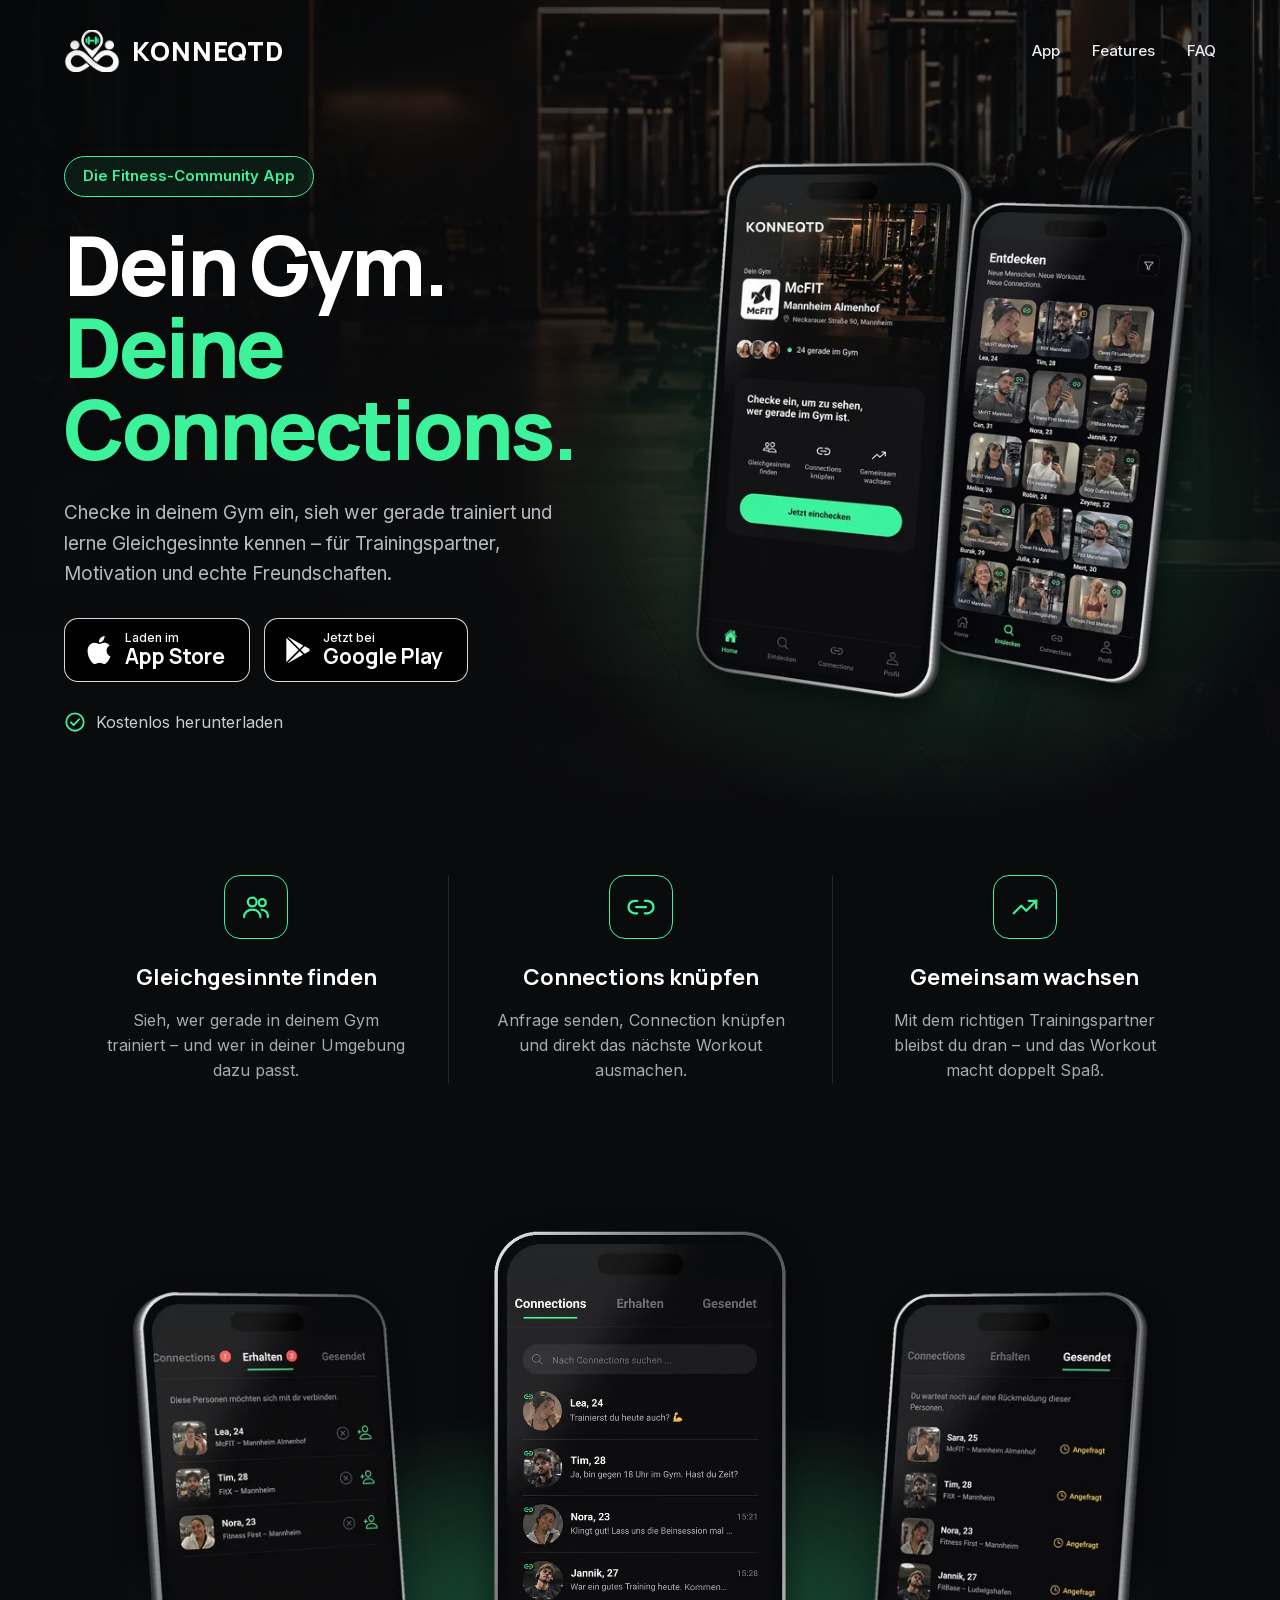
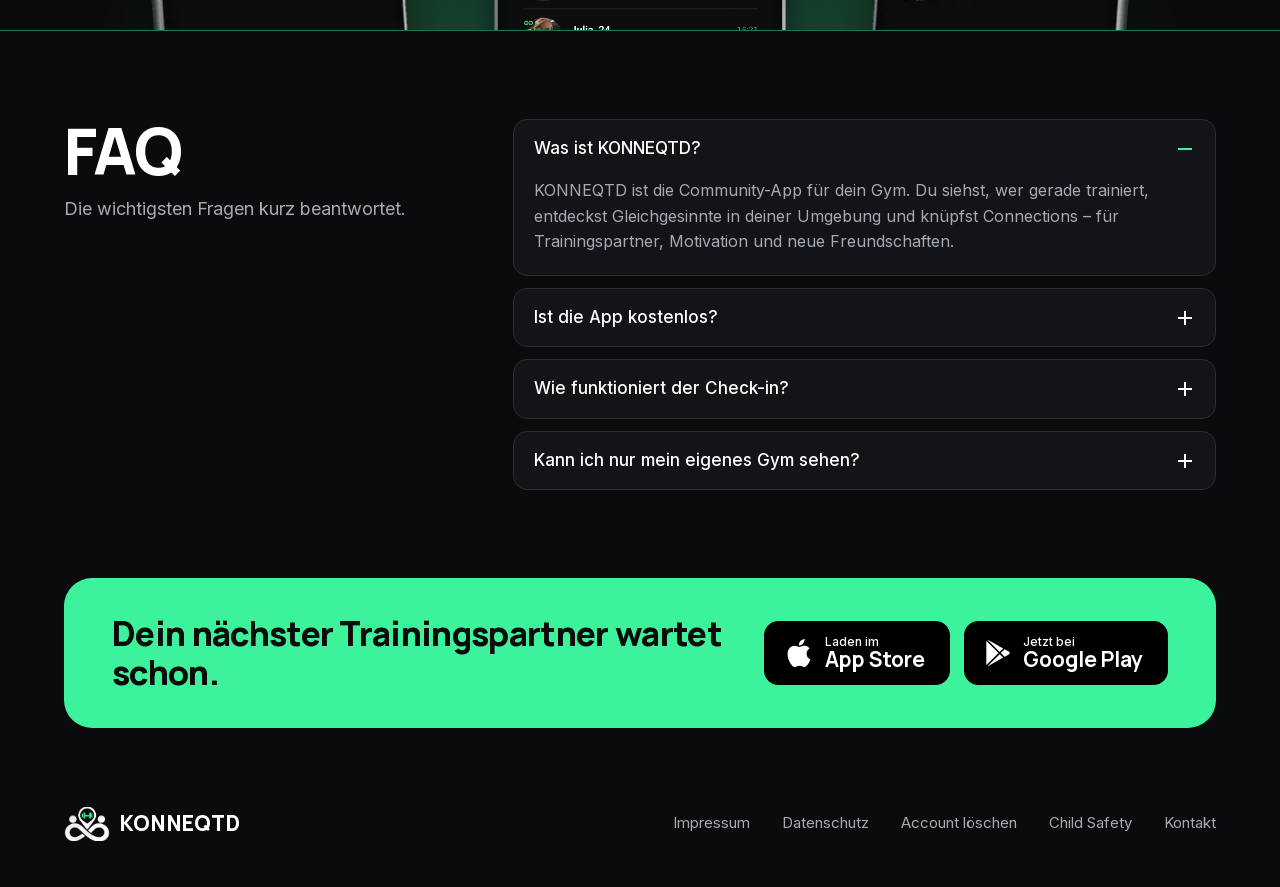
<file: index.html>
<!doctype html>
<html lang="de">
<head>
  <meta charset="utf-8">
  <meta name="viewport" content="width=device-width, initial-scale=1">
  <title>KONNEQTD – Die Fitness-Community App</title>
  <meta name="description" content="Checke in deinem Gym ein, sieh wer gerade trainiert und lerne Gleichgesinnte kennen – für Trainingspartner, Motivation und echte Freundschaften.">
  <meta name="theme-color" content="#0A0B0D">
  <link rel="canonical" href="https://konneqtd.com/">

  <meta property="og:type" content="website">
  <meta property="og:locale" content="de_DE">
  <meta property="og:site_name" content="KONNEQTD">
  <meta property="og:title" content="KONNEQTD – Die Fitness-Community App">
  <meta property="og:description" content="Checke in deinem Gym ein, sieh wer gerade trainiert und lerne Gleichgesinnte kennen – für Trainingspartner, Motivation und echte Freundschaften.">
  <meta property="og:url" content="https://konneqtd.com/">
  <meta property="og:image" content="https://konneqtd.com/assets/img/og-image.jpg">
  <meta property="og:image:width" content="1200">
  <meta property="og:image:height" content="630">
  <meta name="twitter:card" content="summary_large_image">
  <meta name="twitter:title" content="KONNEQTD – Die Fitness-Community App">
  <meta name="twitter:description" content="Checke in deinem Gym ein, sieh wer gerade trainiert und lerne Gleichgesinnte kennen – für Trainingspartner, Motivation und echte Freundschaften.">
  <meta name="twitter:image" content="https://konneqtd.com/assets/img/og-image.jpg">

  <link rel="icon" type="image/png" sizes="32x32" href="favicon-32.png">
  <link rel="apple-touch-icon" href="apple-touch-icon.png">
  <link rel="manifest" href="site.webmanifest">

  <link rel="preload" as="font" type="font/woff2" href="assets/fonts/inter-latin.woff2" crossorigin>
  <link rel="preload" as="font" type="font/woff2" href="assets/fonts/manrope-latin.woff2" crossorigin>
  <link rel="preload" as="image" type="image/webp" href="assets/img/phone-home-720.webp" imagesrcset="assets/img/phone-home-360.webp 360w, assets/img/phone-home-720.webp 720w" imagesizes="(min-width: 960px) 335px, 62vw">
  <link rel="stylesheet" href="assets/css/styles.css">

  <script type="application/ld+json">
  {
    "@context": "https://schema.org",
    "@type": "MobileApplication",
    "name": "KONNEQTD",
    "description": "Checke in deinem Gym ein, sieh wer gerade trainiert und lerne Gleichgesinnte kennen – für Trainingspartner, Motivation und echte Freundschaften.",
    "operatingSystem": "iOS, Android",
    "applicationCategory": "HealthApplication",
    "inLanguage": "de",
    "url": "https://konneqtd.com/",
    "image": "https://konneqtd.com/assets/img/icon-512.png"
  }
  </script>
</head>
<body>
  <a class="skip-link" href="#main">Zum Inhalt springen</a>

  <header id="app" class="hero">
    <nav class="nav container" aria-label="Hauptnavigation">
      <a class="brand" href="#app" aria-label="KONNEQTD – zum Seitenanfang">
        <img src="assets/img/logo-mark-129.webp" alt="" width="56" height="42">
        <span class="wordmark">KONNEQTD</span>
      </a>
      <ul class="nav-links">
        <li><a href="#app">App</a></li>
        <li><a href="#features">Features</a></li>
        <li><a href="#faq">FAQ</a></li>
      </ul>
    </nav>

    <div class="hero-inner container">
      <div class="hero-copy">
        <p class="pill">Die Fitness-Community App</p>
        <h1>Dein Gym.<br><span class="accent">Deine Connections.</span></h1>
        <p class="lead">Checke in deinem Gym ein, sieh wer gerade trainiert und lerne Gleichgesinnte kennen – für Trainingspartner, Motivation und echte Freundschaften.</p>
        <div class="store-buttons">
          <a class="store-btn" data-store="ios" href="#" aria-label="Laden im App Store">
            <svg width="28" height="28" viewBox="0 0 24 24" aria-hidden="true"><path fill="currentColor" d="M12.152 6.896c-.948 0-2.415-1.078-3.96-1.04-2.04.027-3.91 1.183-4.961 3.014-2.117 3.675-.546 9.103 1.519 12.09 1.013 1.454 2.208 3.09 3.792 3.039 1.52-.065 2.09-.987 3.935-.987 1.831 0 2.35.987 3.96.948 1.637-.026 2.676-1.48 3.676-2.948 1.156-1.688 1.636-3.325 1.662-3.415-.039-.013-3.182-1.221-3.22-4.857-.026-3.04 2.48-4.494 2.597-4.559-1.429-2.09-3.623-2.324-4.39-2.376-2-.156-3.675 1.09-4.61 1.09zM15.53 3.83c.843-1.012 1.4-2.427 1.245-3.83-1.207.052-2.662.805-3.532 1.818-.78.896-1.454 2.338-1.273 3.714 1.338.104 2.715-.688 3.559-1.701"/></svg>
            <span class="store-text"><span class="store-small">Laden im</span><span class="store-big">App Store</span></span>
          </a>
          <a class="store-btn" data-store="android" href="#" aria-label="Jetzt bei Google Play">
            <svg width="26" height="26" viewBox="0 0 24 24" aria-hidden="true"><path fill="currentColor" d="M22.018 13.298l-3.919 2.218-3.515-3.493 3.543-3.521 3.891 2.202a1.49 1.49 0 0 1 0 2.594zM1.337.924a1.486 1.486 0 0 0-.112.568v21.017c0 .217.045.419.124.6l11.155-11.087L1.337.924zm12.207 10.065l3.258-3.238L3.45.195a1.466 1.466 0 0 0-.946-.179l11.04 10.973zm0 2.067l-11 10.933c.298.036.612-.016.906-.183l13.324-7.54-3.23-3.21z"/></svg>
            <span class="store-text"><span class="store-small">Jetzt bei</span><span class="store-big">Google Play</span></span>
          </a>
        </div>
        <p class="free-note">
          <svg width="22" height="22" viewBox="0 0 24 24" fill="none" stroke="currentColor" stroke-width="2" stroke-linecap="round" stroke-linejoin="round" aria-hidden="true"><circle cx="12" cy="12" r="9.5"/><polyline points="7.5 12.5 10.5 15.5 16.5 9"/></svg>
          Kostenlos herunterladen
        </p>
      </div>

      <div class="hero-phones">
        <img class="phone-back" src="assets/img/phone-discover-720.webp" srcset="assets/img/phone-discover-360.webp 360w, assets/img/phone-discover-720.webp 720w" sizes="(min-width: 960px) 313px, 58vw" width="720" height="1239" alt="Entdecken: Profile von Mitgliedern aus Gyms der Umgebung" decoding="async">
        <img class="phone-front" src="assets/img/phone-home-720.webp" srcset="assets/img/phone-home-360.webp 360w, assets/img/phone-home-720.webp 720w" sizes="(min-width: 960px) 335px, 62vw" width="720" height="1292" alt="Home: Dein Gym mit Check-in" fetchpriority="high" decoding="async">
      </div>
    </div>
  </header>

  <main id="main">
    <section id="features" class="features container" aria-label="Features">
      <article class="feature">
        <div class="feature-icon" aria-hidden="true">
          <svg width="30" height="30" viewBox="0 0 24 24" fill="none" stroke="currentColor" stroke-width="1.8" stroke-linecap="round" stroke-linejoin="round"><circle cx="9" cy="8" r="3.5"/><path d="M2.5 20c0-3.6 2.9-6 6.5-6s6.5 2.4 6.5 6"/><circle cx="17" cy="8.5" r="2.8"/><path d="M16.5 14.2c3 .2 5 2.4 5 5.8"/></svg>
        </div>
        <h2>Gleichgesinnte finden</h2>
        <p>Sieh, wer gerade in deinem Gym trainiert – und wer in deiner Umgebung dazu passt.</p>
      </article>
      <article class="feature">
        <div class="feature-icon" aria-hidden="true">
          <svg width="30" height="30" viewBox="0 0 24 24" fill="none" stroke="currentColor" stroke-width="1.8" stroke-linecap="round" stroke-linejoin="round"><path d="M9 17H7a5 5 0 0 1 0-10h2"/><path d="M15 7h2a5 5 0 0 1 0 10h-2"/><line x1="8" y1="12" x2="16" y2="12"/></svg>
        </div>
        <h2>Connections knüpfen</h2>
        <p>Anfrage senden, Connection knüpfen und direkt das nächste Workout ausmachen.</p>
      </article>
      <article class="feature">
        <div class="feature-icon" aria-hidden="true">
          <svg width="30" height="30" viewBox="0 0 24 24" fill="none" stroke="currentColor" stroke-width="1.8" stroke-linecap="round" stroke-linejoin="round"><polyline points="3 17 9 11 13 15 21 7"/><polyline points="15 7 21 7 21 13"/></svg>
        </div>
        <h2>Gemeinsam wachsen</h2>
        <p>Mit dem richtigen Trainingspartner bleibst du dran – und das Workout macht doppelt Spaß.</p>
      </article>
    </section>

    <section class="band" aria-label="Einblicke in die App">
      <div class="band-inner">
        <img class="band-side" src="assets/img/phone-received-720.webp" srcset="assets/img/phone-received-360.webp 360w, assets/img/phone-received-720.webp 720w" sizes="(min-width: 1100px) 347px, 31vw" width="720" height="1299" alt="Erhalten: Personen, die sich mit dir verbinden möchten" loading="lazy" decoding="async">
        <img class="band-center" src="assets/img/phone-connections-720.webp" srcset="assets/img/phone-connections-360.webp 360w, assets/img/phone-connections-720.webp 720w" sizes="(min-width: 1100px) 368px, 35vw" width="720" height="1330" alt="Connections: Chats mit deinen Trainingspartnern" loading="lazy" decoding="async">
        <img class="band-side" src="assets/img/phone-sent-720.webp" srcset="assets/img/phone-sent-360.webp 360w, assets/img/phone-sent-720.webp 720w" sizes="(min-width: 1100px) 347px, 31vw" width="720" height="1292" alt="Gesendete Anfragen mit Status Angefragt" loading="lazy" decoding="async">
      </div>
    </section>

    <section id="faq" class="faq container" aria-labelledby="faq-title">
      <div class="faq-head">
        <h2 id="faq-title">FAQ</h2>
        <p>Die wichtigsten Fragen kurz beantwortet.</p>
      </div>
      <div class="faq-list">
        <details open>
          <summary>Was ist KONNEQTD?</summary>
          <p>KONNEQTD ist die Community-App für dein Gym. Du siehst, wer gerade trainiert, entdeckst Gleichgesinnte in deiner Umgebung und knüpfst Connections – für Trainingspartner, Motivation und neue Freundschaften.</p>
        </details>
        <details>
          <summary>Ist die App kostenlos?</summary>
          <p>Ja, KONNEQTD kannst du kostenlos im App Store und bei Google Play herunterladen.</p>
        </details>
        <details>
          <summary>Wie funktioniert der Check-in?</summary>
          <p>Sobald du in deinem Gym bist, tippst du auf „Jetzt einchecken“. Dann siehst du, wer gerade ebenfalls vor Ort trainiert.</p>
        </details>
        <details>
          <summary>Kann ich nur mein eigenes Gym sehen?</summary>
          <p>Nein. Unter „Entdecken“ findest du auch Mitglieder aus anderen Gyms in deiner Umgebung – über den Filter legst du fest, wen du sehen möchtest.</p>
        </details>
      </div>
    </section>

    <section id="download" class="container cta-wrap" aria-labelledby="cta-title">
      <div class="cta">
        <h2 id="cta-title">Dein nächster Trainingspartner wartet schon.</h2>
        <div class="store-buttons">
          <a class="store-btn store-btn--solid" data-store="ios" href="#" aria-label="Laden im App Store">
            <svg width="28" height="28" viewBox="0 0 24 24" aria-hidden="true"><path fill="currentColor" d="M12.152 6.896c-.948 0-2.415-1.078-3.96-1.04-2.04.027-3.91 1.183-4.961 3.014-2.117 3.675-.546 9.103 1.519 12.09 1.013 1.454 2.208 3.09 3.792 3.039 1.52-.065 2.09-.987 3.935-.987 1.831 0 2.35.987 3.96.948 1.637-.026 2.676-1.48 3.676-2.948 1.156-1.688 1.636-3.325 1.662-3.415-.039-.013-3.182-1.221-3.22-4.857-.026-3.04 2.48-4.494 2.597-4.559-1.429-2.09-3.623-2.324-4.39-2.376-2-.156-3.675 1.09-4.61 1.09zM15.53 3.83c.843-1.012 1.4-2.427 1.245-3.83-1.207.052-2.662.805-3.532 1.818-.78.896-1.454 2.338-1.273 3.714 1.338.104 2.715-.688 3.559-1.701"/></svg>
            <span class="store-text"><span class="store-small">Laden im</span><span class="store-big">App Store</span></span>
          </a>
          <a class="store-btn store-btn--solid" data-store="android" href="#" aria-label="Jetzt bei Google Play">
            <svg width="26" height="26" viewBox="0 0 24 24" aria-hidden="true"><path fill="currentColor" d="M22.018 13.298l-3.919 2.218-3.515-3.493 3.543-3.521 3.891 2.202a1.49 1.49 0 0 1 0 2.594zM1.337.924a1.486 1.486 0 0 0-.112.568v21.017c0 .217.045.419.124.6l11.155-11.087L1.337.924zm12.207 10.065l3.258-3.238L3.45.195a1.466 1.466 0 0 0-.946-.179l11.04 10.973zm0 2.067l-11 10.933c.298.036.612-.016.906-.183l13.324-7.54-3.23-3.21z"/></svg>
            <span class="store-text"><span class="store-small">Jetzt bei</span><span class="store-big">Google Play</span></span>
          </a>
        </div>
      </div>
    </section>
  </main>

  <footer class="footer container">
    <a class="brand brand--small" href="#app" aria-label="KONNEQTD – zum Seitenanfang">
      <img src="assets/img/logo-mark-129.webp" alt="" width="46" height="34" loading="lazy">
      <span class="wordmark">KONNEQTD</span>
    </a>
    <ul class="footer-links">
      <li><a href="/imprint/">Impressum</a></li>
      <li><a href="/privacy/">Datenschutz</a></li>
      <li><a href="/delete-account/">Account löschen</a></li>
      <li><a href="/child-safety/">Child Safety</a></li>
      <li><a href="mailto:konneqtd.app@outlook.com">Kontakt</a></li>
    </ul>
  </footer>

  <script src="assets/js/config.js"></script>
  <script src="assets/js/main.js" defer></script>
</body>
</html>
</file>
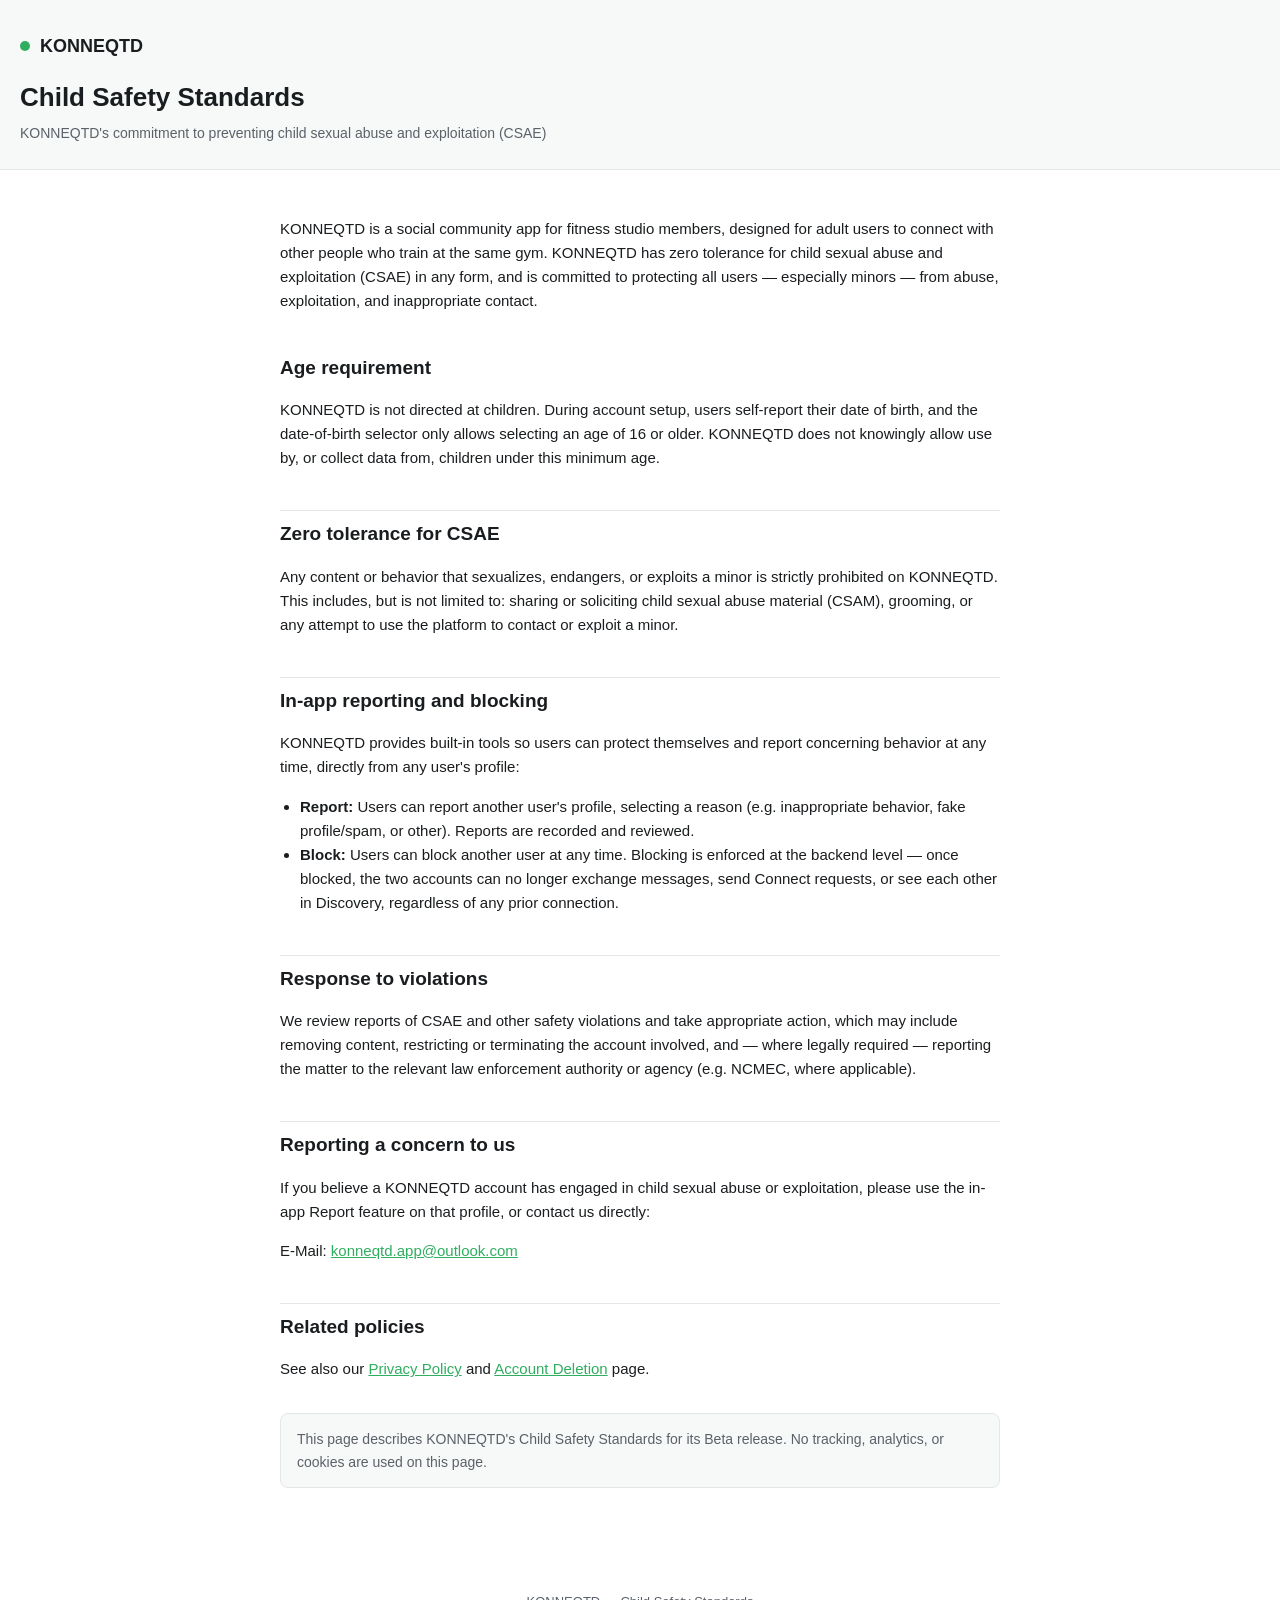
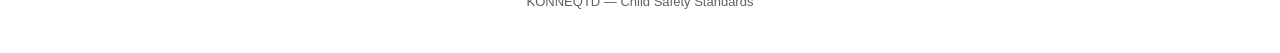
<file: child-safety/index.html>
<!doctype html>
<html lang="en">
<head>
<meta charset="utf-8">
<meta name="viewport" content="width=device-width, initial-scale=1">
<link rel="canonical" href="https://konneqtd.com/child-safety/">
<link rel="icon" type="image/png" sizes="32x32" href="/favicon-32.png">
<title>KONNEQTD – Child Safety Standards</title>
<style>
  :root {
    --brand: #2FAE60;
    --text: #1A1D1F;
    --text-secondary: #5B6168;
    --border: #E4E7EA;
    --bg: #FFFFFF;
    --bg-soft: #F7F9F8;
  }
  * { box-sizing: border-box; }
  body {
    margin: 0;
    background: var(--bg);
    color: var(--text);
    font-family: -apple-system, BlinkMacSystemFont, "Segoe UI", Roboto, Helvetica, Arial, sans-serif;
    line-height: 1.6;
  }
  header {
    padding: 32px 20px 24px;
    border-bottom: 1px solid var(--border);
    background: var(--bg-soft);
  }
  header .brand {
    display: flex;
    align-items: center;
    gap: 10px;
    font-weight: 700;
    font-size: 18px;
    color: var(--text);
  }
  header .brand .dot {
    width: 10px;
    height: 10px;
    border-radius: 50%;
    background: var(--brand);
    flex: none;
  }
  header h1 { margin: 16px 0 4px; font-size: 26px; }
  header .meta { color: var(--text-secondary); font-size: 14px; }
  main { max-width: 760px; margin: 0 auto; padding: 32px 20px 80px; }
  h2 {
    font-size: 19px;
    margin-top: 40px;
    margin-bottom: 10px;
    padding-top: 8px;
    border-top: 1px solid var(--border);
  }
  h2:first-of-type { border-top: none; padding-top: 0; }
  p, li { font-size: 15px; color: var(--text); }
  ul { padding-left: 20px; }
  .placeholder {
    background: #FFF7E6;
    border: 1px solid #F3D98B;
    color: #8A6214;
    padding: 2px 6px;
    border-radius: 4px;
    font-size: 14px;
  }
  .note {
    background: var(--bg-soft);
    border: 1px solid var(--border);
    border-radius: 8px;
    padding: 14px 16px;
    font-size: 14px;
    color: var(--text-secondary);
    margin-top: 32px;
  }
  footer { text-align: center; color: var(--text-secondary); font-size: 13px; padding: 24px 20px 40px; }
  a { color: var(--brand); }
</style>
</head>
<body>
<header>
  <div class="brand"><span class="dot"></span> KONNEQTD</div>
  <h1>Child Safety Standards</h1>
  <div class="meta">KONNEQTD's commitment to preventing child sexual abuse and exploitation (CSAE)</div>
</header>

<main>

<p>KONNEQTD is a social community app for fitness studio members, designed for adult users to connect with other people who train at the same gym. KONNEQTD has zero tolerance for child sexual abuse and exploitation (CSAE) in any form, and is committed to protecting all users — especially minors — from abuse, exploitation, and inappropriate contact.</p>

<h2>Age requirement</h2>
<p>KONNEQTD is not directed at children. During account setup, users self-report their date of birth, and the date-of-birth selector only allows selecting an age of 16 or older. KONNEQTD does not knowingly allow use by, or collect data from, children under this minimum age.</p>

<h2>Zero tolerance for CSAE</h2>
<p>Any content or behavior that sexualizes, endangers, or exploits a minor is strictly prohibited on KONNEQTD. This includes, but is not limited to: sharing or soliciting child sexual abuse material (CSAM), grooming, or any attempt to use the platform to contact or exploit a minor.</p>

<h2>In-app reporting and blocking</h2>
<p>KONNEQTD provides built-in tools so users can protect themselves and report concerning behavior at any time, directly from any user's profile:</p>
<ul>
  <li><strong>Report:</strong> Users can report another user's profile, selecting a reason (e.g. inappropriate behavior, fake profile/spam, or other). Reports are recorded and reviewed.</li>
  <li><strong>Block:</strong> Users can block another user at any time. Blocking is enforced at the backend level — once blocked, the two accounts can no longer exchange messages, send Connect requests, or see each other in Discovery, regardless of any prior connection.</li>
</ul>

<h2>Response to violations</h2>
<p>We review reports of CSAE and other safety violations and take appropriate action, which may include removing content, restricting or terminating the account involved, and — where legally required — reporting the matter to the relevant law enforcement authority or agency (e.g. NCMEC, where applicable).</p>

<h2>Reporting a concern to us</h2>
<p>If you believe a KONNEQTD account has engaged in child sexual abuse or exploitation, please use the in-app Report feature on that profile, or contact us directly:</p>
<p>E-Mail: <a href="mailto:konneqtd.app@outlook.com">konneqtd.app@outlook.com</a></p>

<h2>Related policies</h2>
<p>See also our <a href="../privacy/">Privacy Policy</a> and <a href="../delete-account/">Account Deletion</a> page.</p>

<div class="note">
  This page describes KONNEQTD's Child Safety Standards for its Beta release. No tracking, analytics, or cookies are used on this page.
</div>

</main>

<footer>
  KONNEQTD — Child Safety Standards
</footer>
</body>
</html>
</file>
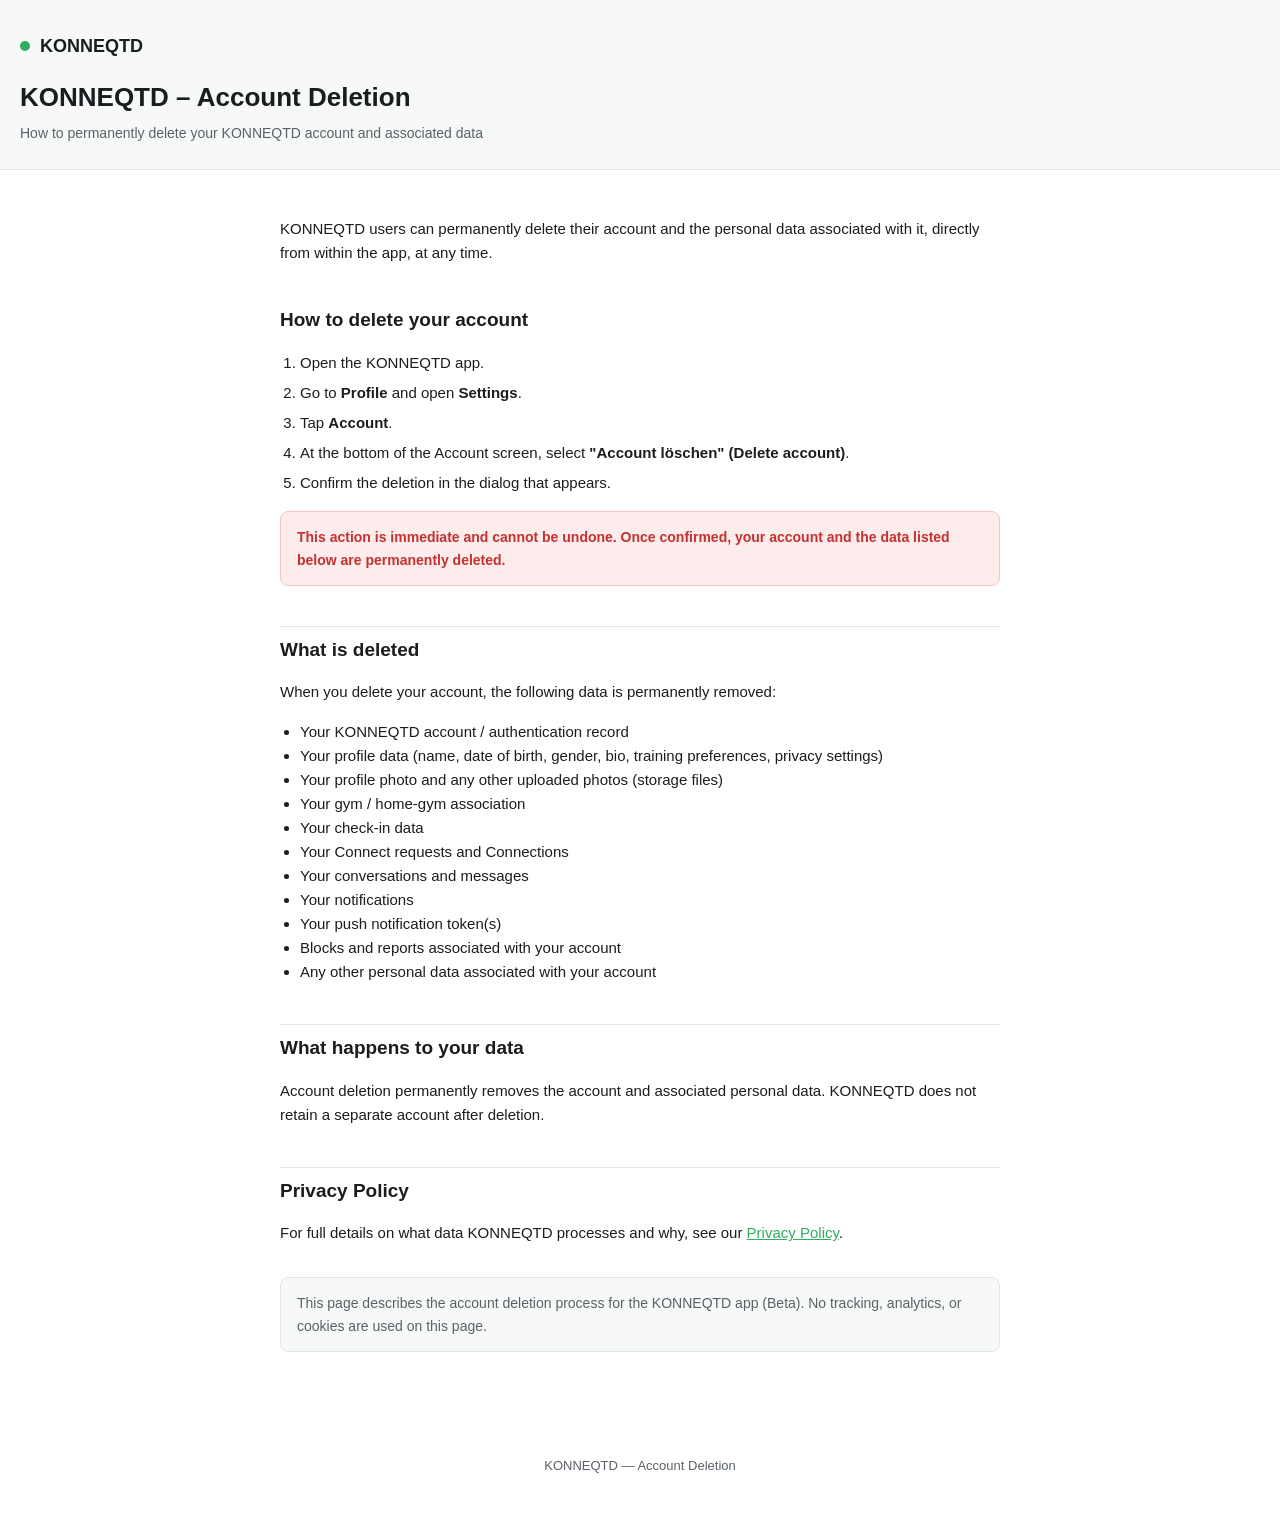
<file: delete-account/index.html>
<!doctype html>
<html lang="en">
<head>
<meta charset="utf-8">
<meta name="viewport" content="width=device-width, initial-scale=1">
<link rel="canonical" href="https://konneqtd.com/delete-account/">
<link rel="icon" type="image/png" sizes="32x32" href="/favicon-32.png">
<title>KONNEQTD – Account Deletion</title>
<style>
  :root {
    --brand: #2FAE60;
    --text: #1A1D1F;
    --text-secondary: #5B6168;
    --border: #E4E7EA;
    --bg: #FFFFFF;
    --bg-soft: #F7F9F8;
    --danger: #C53030;
    --danger-bg: #FDECEC;
    --danger-border: #F3C6C6;
  }
  * { box-sizing: border-box; }
  body {
    margin: 0;
    background: var(--bg);
    color: var(--text);
    font-family: -apple-system, BlinkMacSystemFont, "Segoe UI", Roboto, Helvetica, Arial, sans-serif;
    line-height: 1.6;
  }
  header {
    padding: 32px 20px 24px;
    border-bottom: 1px solid var(--border);
    background: var(--bg-soft);
  }
  header .brand {
    display: flex;
    align-items: center;
    gap: 10px;
    font-weight: 700;
    font-size: 18px;
    color: var(--text);
  }
  header .brand .dot {
    width: 10px;
    height: 10px;
    border-radius: 50%;
    background: var(--brand);
    flex: none;
  }
  header h1 {
    margin: 16px 0 4px;
    font-size: 26px;
  }
  header .meta {
    color: var(--text-secondary);
    font-size: 14px;
  }
  main {
    max-width: 760px;
    margin: 0 auto;
    padding: 32px 20px 80px;
  }
  h2 {
    font-size: 19px;
    margin-top: 40px;
    margin-bottom: 10px;
    padding-top: 8px;
    border-top: 1px solid var(--border);
  }
  h2:first-of-type { border-top: none; padding-top: 0; }
  p, li { font-size: 15px; color: var(--text); }
  ul { padding-left: 20px; }
  ol { padding-left: 20px; }
  ol li { margin-bottom: 6px; }
  .callout {
    background: var(--danger-bg);
    border: 1px solid var(--danger-border);
    color: var(--danger);
    border-radius: 8px;
    padding: 14px 16px;
    font-size: 14px;
    font-weight: 600;
    margin: 16px 0 28px;
  }
  .note {
    background: var(--bg-soft);
    border: 1px solid var(--border);
    border-radius: 8px;
    padding: 14px 16px;
    font-size: 14px;
    color: var(--text-secondary);
    margin-top: 32px;
  }
  footer {
    text-align: center;
    color: var(--text-secondary);
    font-size: 13px;
    padding: 24px 20px 40px;
  }
  a { color: var(--brand); }
</style>
</head>
<body>
<header>
  <div class="brand"><span class="dot"></span> KONNEQTD</div>
  <h1>KONNEQTD – Account Deletion</h1>
  <div class="meta">How to permanently delete your KONNEQTD account and associated data</div>
</header>

<main>

<p>KONNEQTD users can permanently delete their account and the personal data associated with it, directly from within the app, at any time.</p>

<h2>How to delete your account</h2>
<ol>
  <li>Open the KONNEQTD app.</li>
  <li>Go to <strong>Profile</strong> and open <strong>Settings</strong>.</li>
  <li>Tap <strong>Account</strong>.</li>
  <li>At the bottom of the Account screen, select <strong>"Account löschen" (Delete account)</strong>.</li>
  <li>Confirm the deletion in the dialog that appears.</li>
</ol>

<div class="callout">
  This action is immediate and cannot be undone. Once confirmed, your account and the data listed below are permanently deleted.
</div>

<h2>What is deleted</h2>
<p>When you delete your account, the following data is permanently removed:</p>
<ul>
  <li>Your KONNEQTD account / authentication record</li>
  <li>Your profile data (name, date of birth, gender, bio, training preferences, privacy settings)</li>
  <li>Your profile photo and any other uploaded photos (storage files)</li>
  <li>Your gym / home-gym association</li>
  <li>Your check-in data</li>
  <li>Your Connect requests and Connections</li>
  <li>Your conversations and messages</li>
  <li>Your notifications</li>
  <li>Your push notification token(s)</li>
  <li>Blocks and reports associated with your account</li>
  <li>Any other personal data associated with your account</li>
</ul>

<h2>What happens to your data</h2>
<p>Account deletion permanently removes the account and associated personal data. KONNEQTD does not retain a separate account after deletion.</p>

<h2>Privacy Policy</h2>
<p>For full details on what data KONNEQTD processes and why, see our <a href="../privacy/">Privacy Policy</a>.</p>

<div class="note">
  This page describes the account deletion process for the KONNEQTD app (Beta). No tracking, analytics, or cookies are used on this page.
</div>

</main>

<footer>
  KONNEQTD — Account Deletion
</footer>
</body>
</html>
</file>
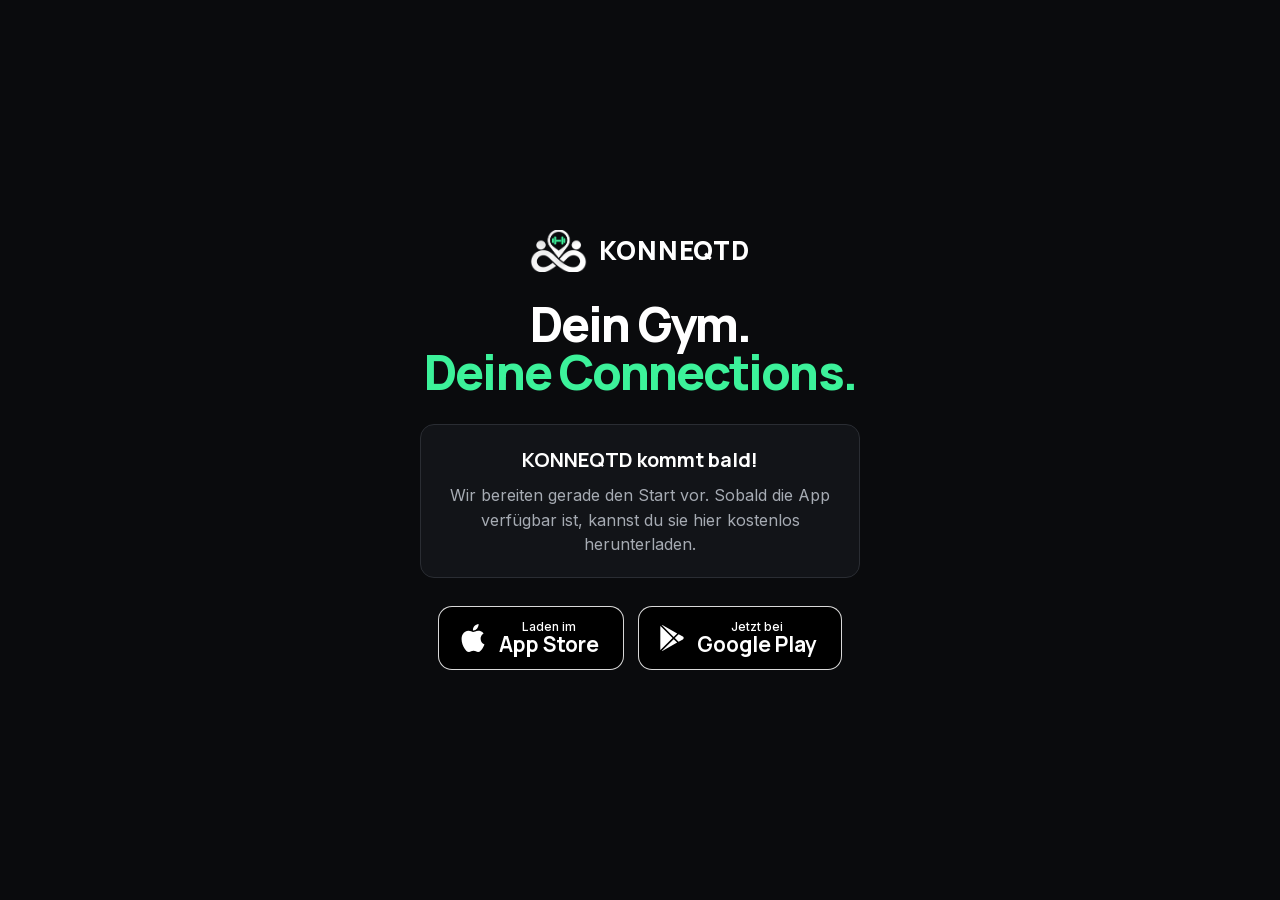
<file: download/index.html>
<!doctype html>
<html lang="de">
<head>
  <meta charset="utf-8">
  <meta name="viewport" content="width=device-width, initial-scale=1">
  <title>KONNEQTD herunterladen</title>
  <meta name="robots" content="noindex">
  <meta name="theme-color" content="#0A0B0D">
  <link rel="icon" type="image/png" sizes="32x32" href="../favicon-32.png">
  <link rel="stylesheet" href="../assets/css/styles.css">
  <script src="../assets/js/config.js"></script>
  <script>
    // Zentrale Download-URL für QR-Codes: leitet je nach Gerät in den passenden Store weiter.
    // Ohne gültigen Store-Link bleibt die Seite mit beiden Buttons stehen.
    (function () {
      var storeUrl = window.FITCONNECT_STORE_URL;
      // „Kommt bald“-Hinweis, solange mindestens ein Store-Link fehlt oder ungültig ist.
      // Wird vor dem Rendern gesetzt, damit der Hinweis nicht kurz aufblitzt.
      var pending = !storeUrl || !storeUrl("ios") || !storeUrl("android");
      document.documentElement.classList.toggle("stores-pending", pending);
      if (!storeUrl) return;
      var ua = navigator.userAgent || "";
      var isIOS = /iPhone|iPad|iPod/i.test(ua) || (/Macintosh/.test(ua) && navigator.maxTouchPoints > 1);
      var isAndroid = /Android/i.test(ua);
      var target = isIOS ? storeUrl("ios") : isAndroid ? storeUrl("android") : "";
      if (target) window.location.replace(target);
    })();
  </script>
</head>
<body>
  <main class="container" style="min-height: 100vh; display: flex; flex-direction: column; align-items: center; justify-content: center; gap: 28px; text-align: center; padding-block: 48px">
    <a class="brand" href="../" aria-label="KONNEQTD – Startseite">
      <img src="../assets/img/logo-mark-129.webp" alt="" width="56" height="42">
      <span class="wordmark">KONNEQTD</span>
    </a>
    <h1 style="font-size: clamp(32px, 6vw, 48px)">Dein Gym.<br><span class="accent">Deine Connections.</span></h1>
    <section class="store-notice" aria-labelledby="store-notice-title">
      <h2 id="store-notice-title">KONNEQTD kommt bald!</h2>
      <p>Wir bereiten gerade den Start vor. Sobald die App verfügbar ist, kannst du sie hier kostenlos herunterladen.</p>
    </section>
    <div class="store-buttons" style="justify-content: center">
      <a class="store-btn" data-store="ios" href="#" aria-label="Laden im App Store">
        <svg width="28" height="28" viewBox="0 0 24 24" aria-hidden="true"><path fill="currentColor" d="M12.152 6.896c-.948 0-2.415-1.078-3.96-1.04-2.04.027-3.91 1.183-4.961 3.014-2.117 3.675-.546 9.103 1.519 12.09 1.013 1.454 2.208 3.09 3.792 3.039 1.52-.065 2.09-.987 3.935-.987 1.831 0 2.35.987 3.96.948 1.637-.026 2.676-1.48 3.676-2.948 1.156-1.688 1.636-3.325 1.662-3.415-.039-.013-3.182-1.221-3.22-4.857-.026-3.04 2.48-4.494 2.597-4.559-1.429-2.09-3.623-2.324-4.39-2.376-2-.156-3.675 1.09-4.61 1.09zM15.53 3.83c.843-1.012 1.4-2.427 1.245-3.83-1.207.052-2.662.805-3.532 1.818-.78.896-1.454 2.338-1.273 3.714 1.338.104 2.715-.688 3.559-1.701"/></svg>
        <span class="store-text"><span class="store-small">Laden im</span><span class="store-big">App Store</span></span>
      </a>
      <a class="store-btn" data-store="android" href="#" aria-label="Jetzt bei Google Play">
        <svg width="26" height="26" viewBox="0 0 24 24" aria-hidden="true"><path fill="currentColor" d="M22.018 13.298l-3.919 2.218-3.515-3.493 3.543-3.521 3.891 2.202a1.49 1.49 0 0 1 0 2.594zM1.337.924a1.486 1.486 0 0 0-.112.568v21.017c0 .217.045.419.124.6l11.155-11.087L1.337.924zm12.207 10.065l3.258-3.238L3.45.195a1.466 1.466 0 0 0-.946-.179l11.04 10.973zm0 2.067l-11 10.933c.298.036.612-.016.906-.183l13.324-7.54-3.23-3.21z"/></svg>
        <span class="store-text"><span class="store-small">Jetzt bei</span><span class="store-big">Google Play</span></span>
      </a>
    </div>
  </main>
  <script src="../assets/js/main.js" defer></script>
</body>
</html>
</file>
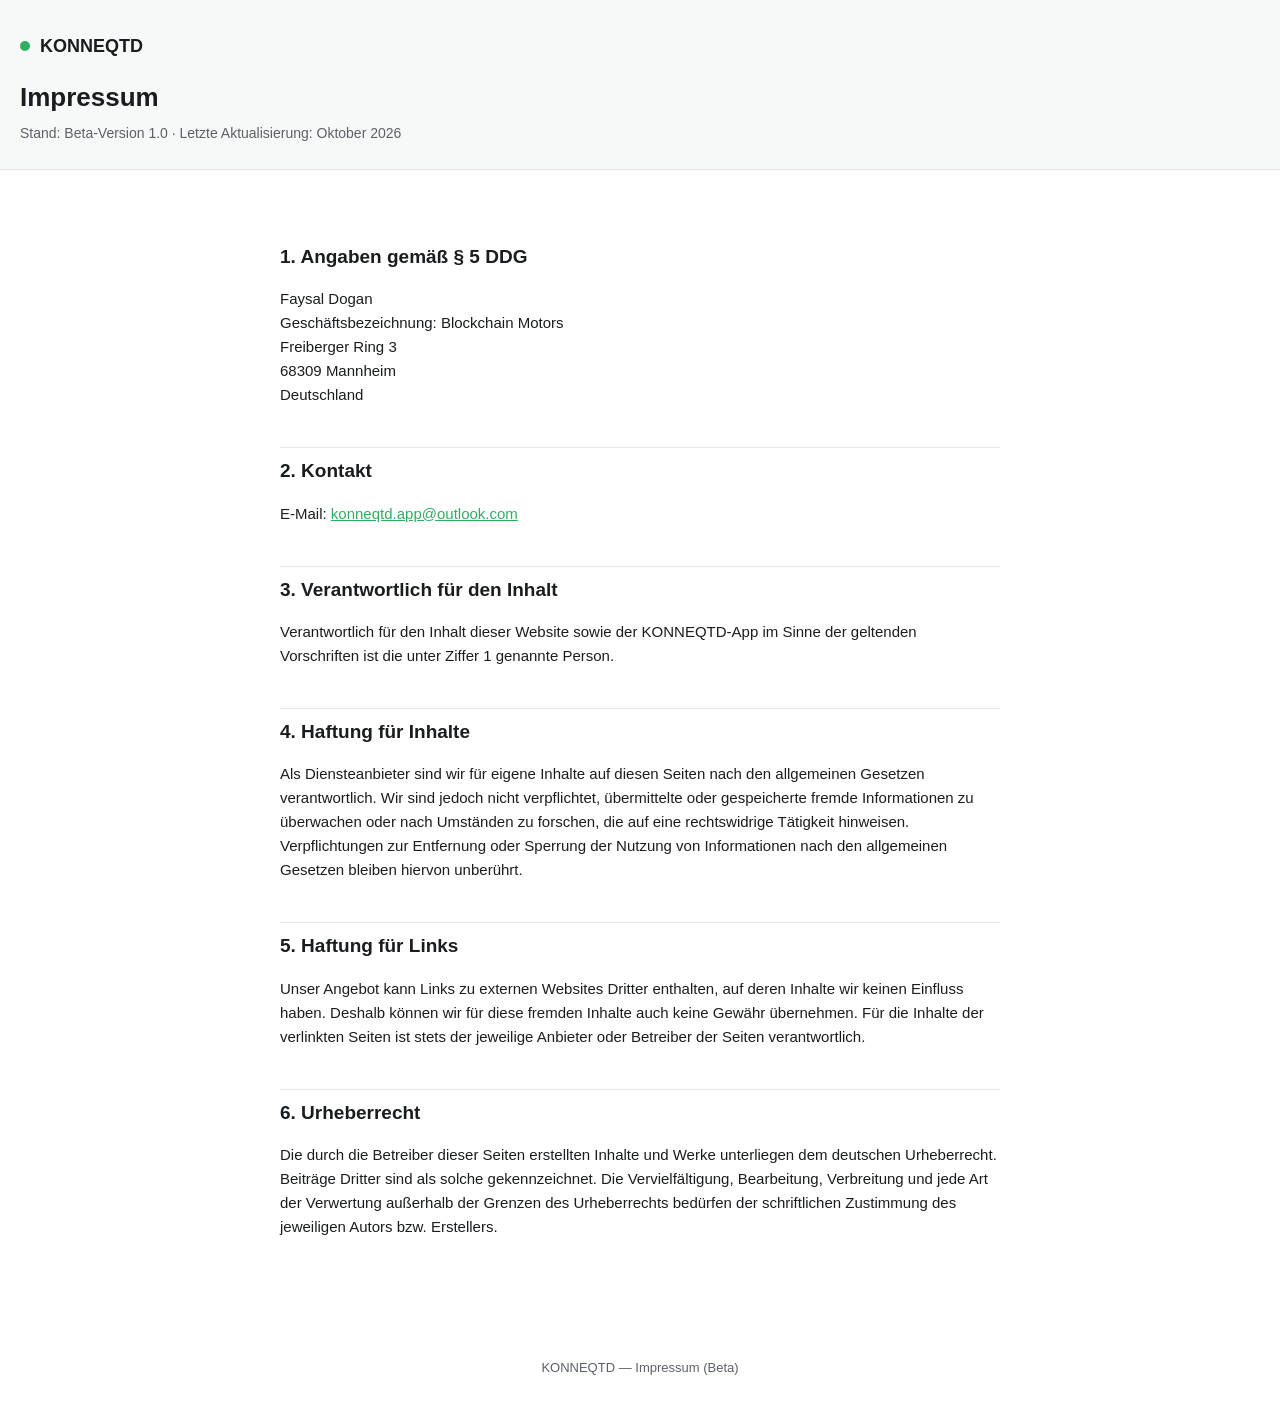
<file: impressum/index.html>
<!doctype html>
<html lang="de">
<head>
<meta charset="utf-8">
<meta name="viewport" content="width=device-width, initial-scale=1">
<title>Impressum — KONNEQTD</title>
<meta name="robots" content="noindex">
<link rel="canonical" href="https://konneqtd.com/imprint/">
<meta http-equiv="refresh" content="0; url=/imprint/">
</head>
<body>
<p>Das Impressum ist umgezogen: <a href="/imprint/">konneqtd.com/imprint</a></p>
</body>
</html>
</file>
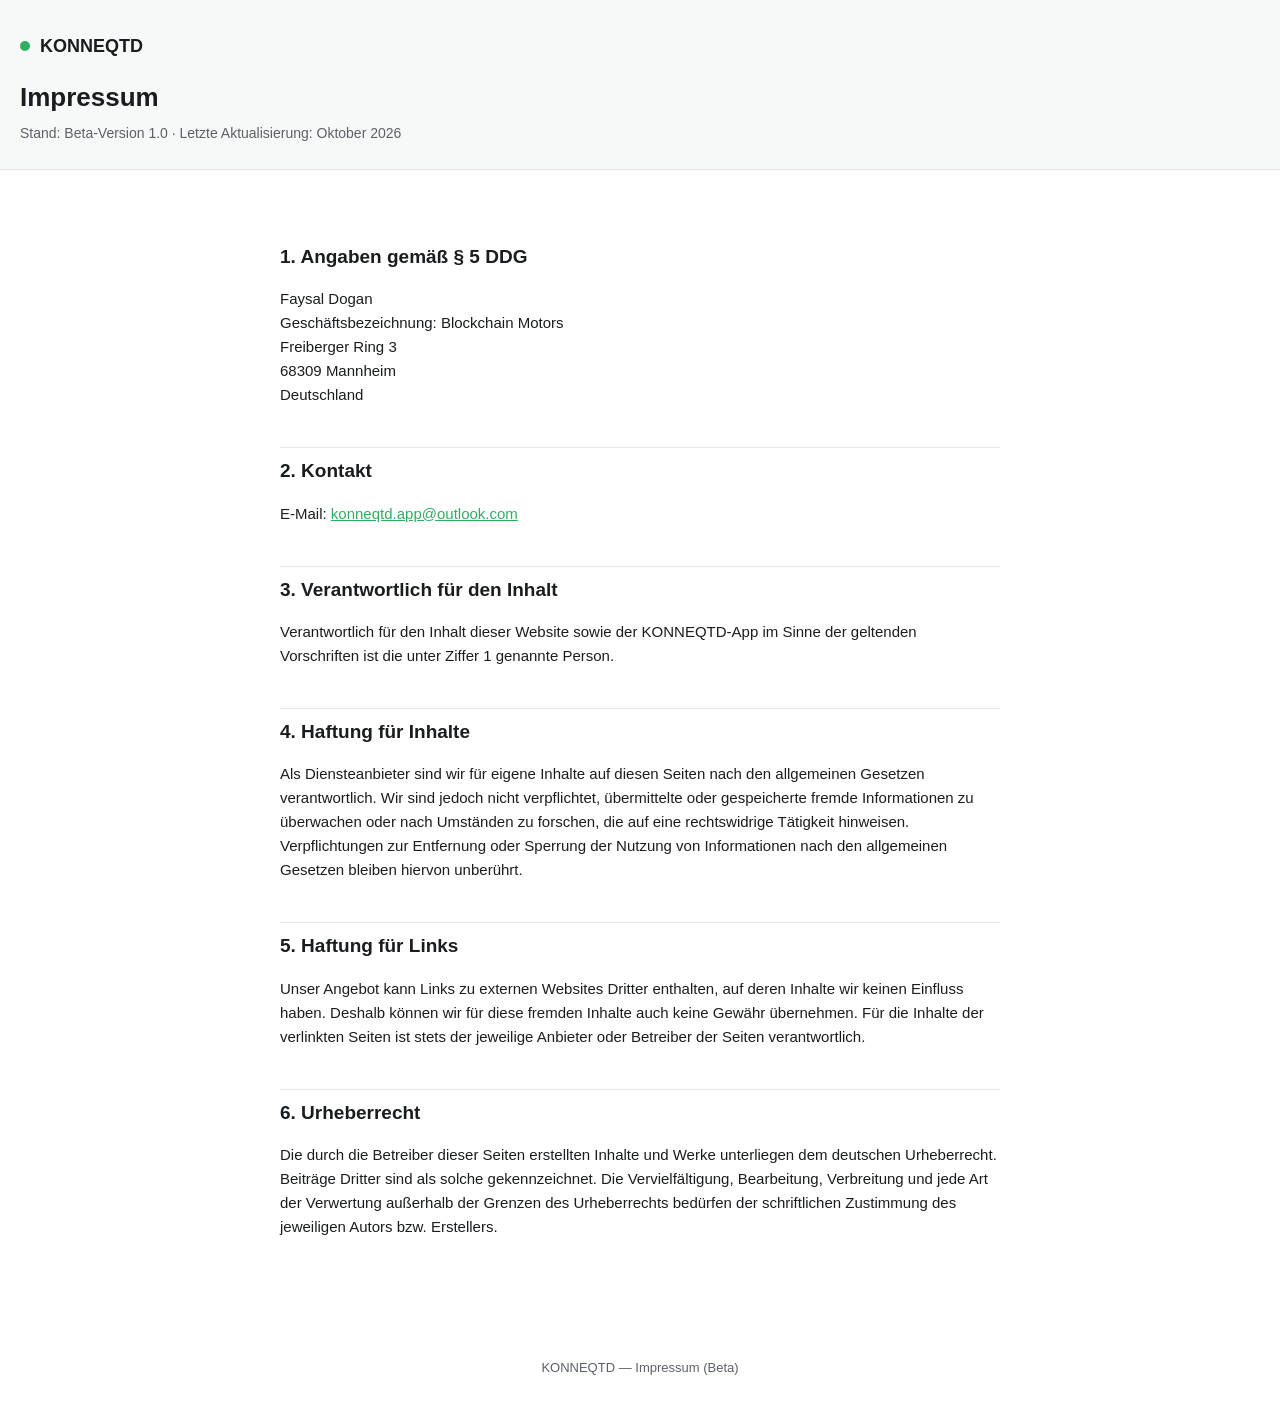
<file: imprint/index.html>
<!doctype html>
<html lang="de">
<head>
<meta charset="utf-8">
<meta name="viewport" content="width=device-width, initial-scale=1">
<link rel="canonical" href="https://konneqtd.com/imprint/">
<link rel="icon" type="image/png" sizes="32x32" href="/favicon-32.png">
<title>Impressum — KONNEQTD</title>
<style>
  :root {
    --brand: #2FAE60;
    --text: #1A1D1F;
    --text-secondary: #5B6168;
    --border: #E4E7EA;
    --bg: #FFFFFF;
    --bg-soft: #F7F9F8;
  }
  * { box-sizing: border-box; }
  body {
    margin: 0;
    background: var(--bg);
    color: var(--text);
    font-family: -apple-system, BlinkMacSystemFont, "Segoe UI", Roboto, Helvetica, Arial, sans-serif;
    line-height: 1.6;
  }
  header {
    padding: 32px 20px 24px;
    border-bottom: 1px solid var(--border);
    background: var(--bg-soft);
  }
  header .brand {
    display: flex;
    align-items: center;
    gap: 10px;
    font-weight: 700;
    font-size: 18px;
    color: var(--text);
  }
  header .brand .dot {
    width: 10px;
    height: 10px;
    border-radius: 50%;
    background: var(--brand);
    flex: none;
  }
  header h1 {
    margin: 16px 0 4px;
    font-size: 26px;
  }
  header .meta {
    color: var(--text-secondary);
    font-size: 14px;
  }
  main {
    max-width: 760px;
    margin: 0 auto;
    padding: 32px 20px 80px;
  }
  h2 {
    font-size: 19px;
    margin-top: 40px;
    margin-bottom: 10px;
    padding-top: 8px;
    border-top: 1px solid var(--border);
  }
  h2:first-of-type { border-top: none; padding-top: 0; }
  h3 {
    font-size: 16px;
    margin-top: 24px;
    margin-bottom: 6px;
  }
  p, li { font-size: 15px; color: var(--text); }
  ul { padding-left: 20px; }
  .placeholder {
    background: #FFF7E6;
    border: 1px solid #F3D98B;
    color: #8A6214;
    padding: 2px 6px;
    border-radius: 4px;
    font-size: 14px;
  }
  .note {
    background: var(--bg-soft);
    border: 1px solid var(--border);
    border-radius: 8px;
    padding: 14px 16px;
    font-size: 14px;
    color: var(--text-secondary);
    margin-top: 32px;
  }
  footer {
    text-align: center;
    color: var(--text-secondary);
    font-size: 13px;
    padding: 24px 20px 40px;
  }
  a { color: var(--brand); }
</style>
</head>
<body>
<header>
  <div class="brand"><span class="dot"></span> KONNEQTD</div>
  <h1>Impressum</h1>
  <div class="meta">Stand: Beta-Version 1.0 · Letzte Aktualisierung: Oktober 2026</div>
</header>

<main>

<h2>1. Angaben gemäß § 5 DDG</h2>
<p>
  Faysal Dogan<br>
  Geschäftsbezeichnung: <span class="company-suffix">Blockchain Motors</span><br>
  Freiberger Ring 3<br>
  68309 Mannheim<br>
  Deutschland
</p>

<h2>2. Kontakt</h2>
<p>E-Mail: <a href="mailto:konneqtd.app@outlook.com">konneqtd.app@outlook.com</a></p>

<h2>3. Verantwortlich für den Inhalt</h2>
<p>Verantwortlich für den Inhalt dieser Website sowie der KONNEQTD-App im Sinne der geltenden Vorschriften ist die unter Ziffer 1 genannte Person.</p>

<h2>4. Haftung für Inhalte</h2>
<p>Als Diensteanbieter sind wir für eigene Inhalte auf diesen Seiten nach den allgemeinen Gesetzen verantwortlich. Wir sind jedoch nicht verpflichtet, übermittelte oder gespeicherte fremde Informationen zu überwachen oder nach Umständen zu forschen, die auf eine rechtswidrige Tätigkeit hinweisen. Verpflichtungen zur Entfernung oder Sperrung der Nutzung von Informationen nach den allgemeinen Gesetzen bleiben hiervon unberührt.</p>

<h2>5. Haftung für Links</h2>
<p>Unser Angebot kann Links zu externen Websites Dritter enthalten, auf deren Inhalte wir keinen Einfluss haben. Deshalb können wir für diese fremden Inhalte auch keine Gewähr übernehmen. Für die Inhalte der verlinkten Seiten ist stets der jeweilige Anbieter oder Betreiber der Seiten verantwortlich.</p>

<h2>6. Urheberrecht</h2>
<p>Die durch die Betreiber dieser Seiten erstellten Inhalte und Werke unterliegen dem deutschen Urheberrecht. Beiträge Dritter sind als solche gekennzeichnet. Die Vervielfältigung, Bearbeitung, Verbreitung und jede Art der Verwertung außerhalb der Grenzen des Urheberrechts bedürfen der schriftlichen Zustimmung des jeweiligen Autors bzw. Erstellers.</p>

</main>

<footer>
  KONNEQTD — Impressum (Beta)
</footer>
</body>
</html>
</file>
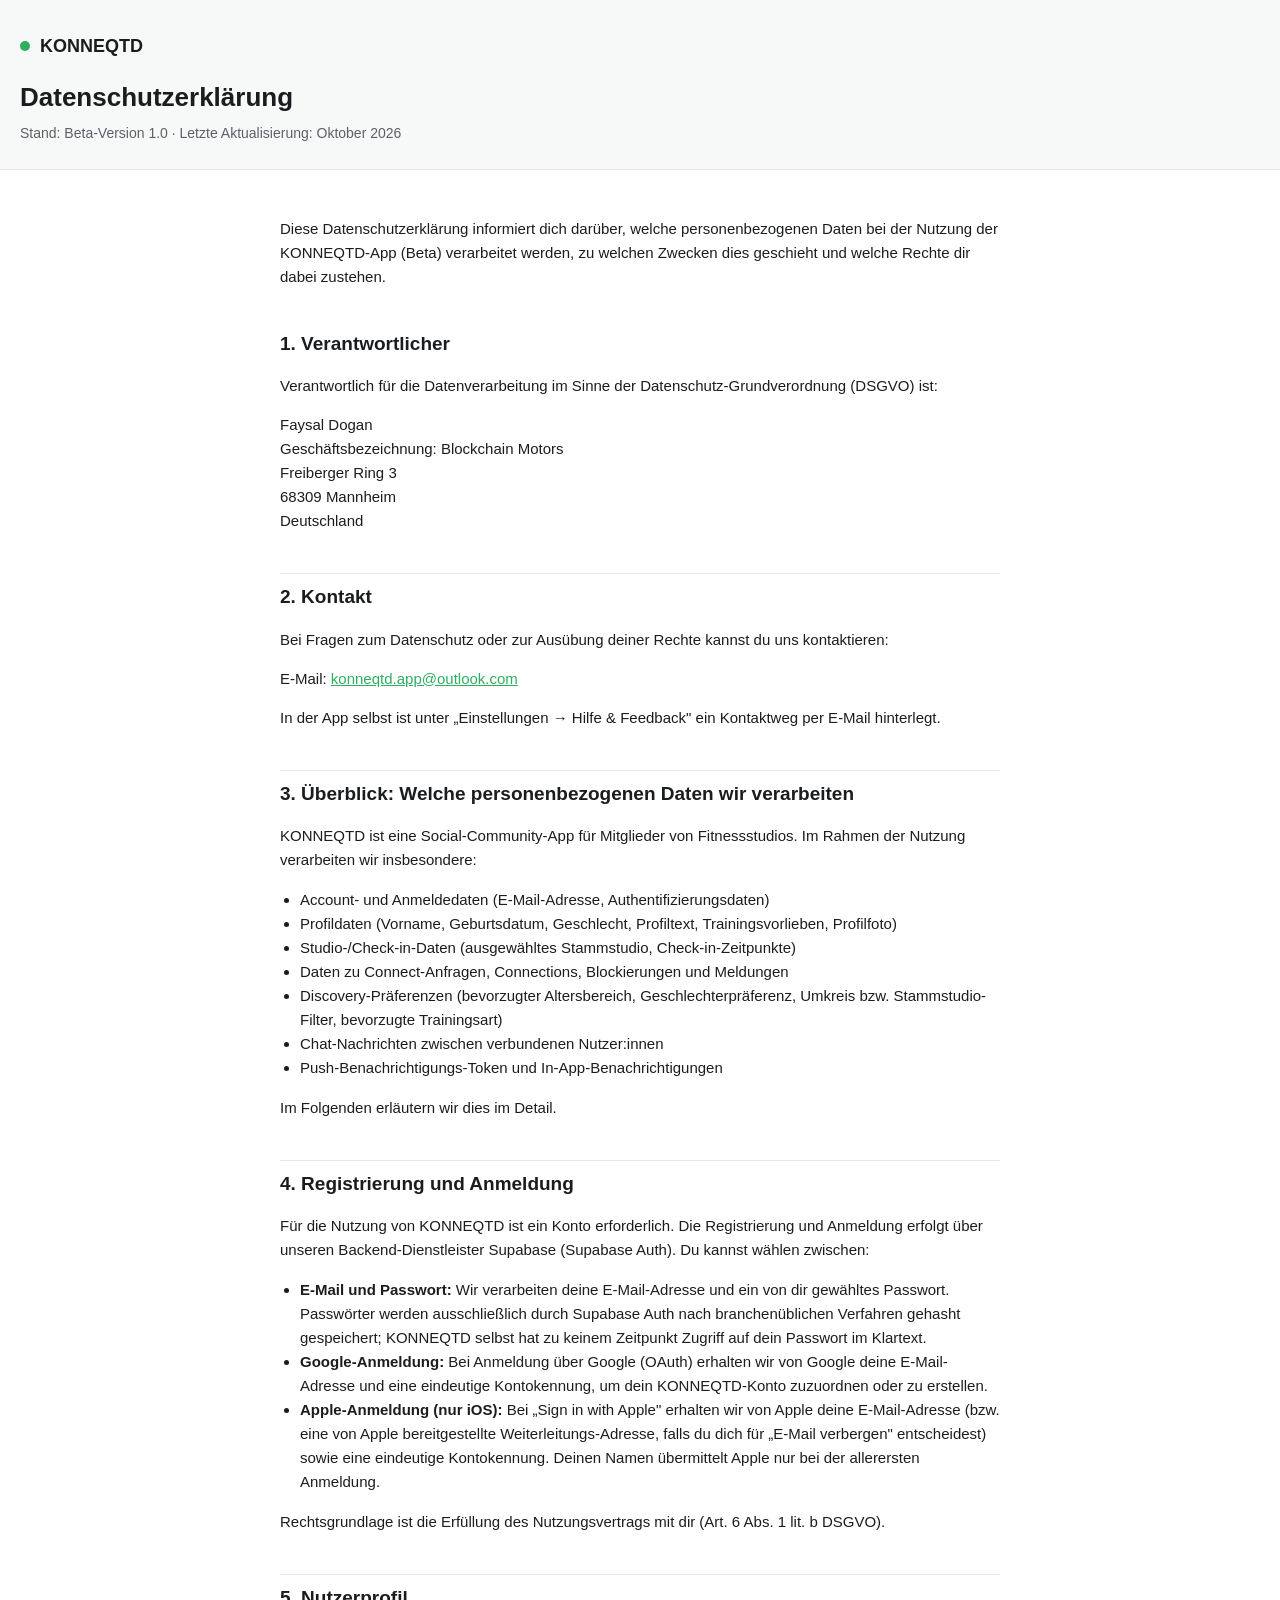
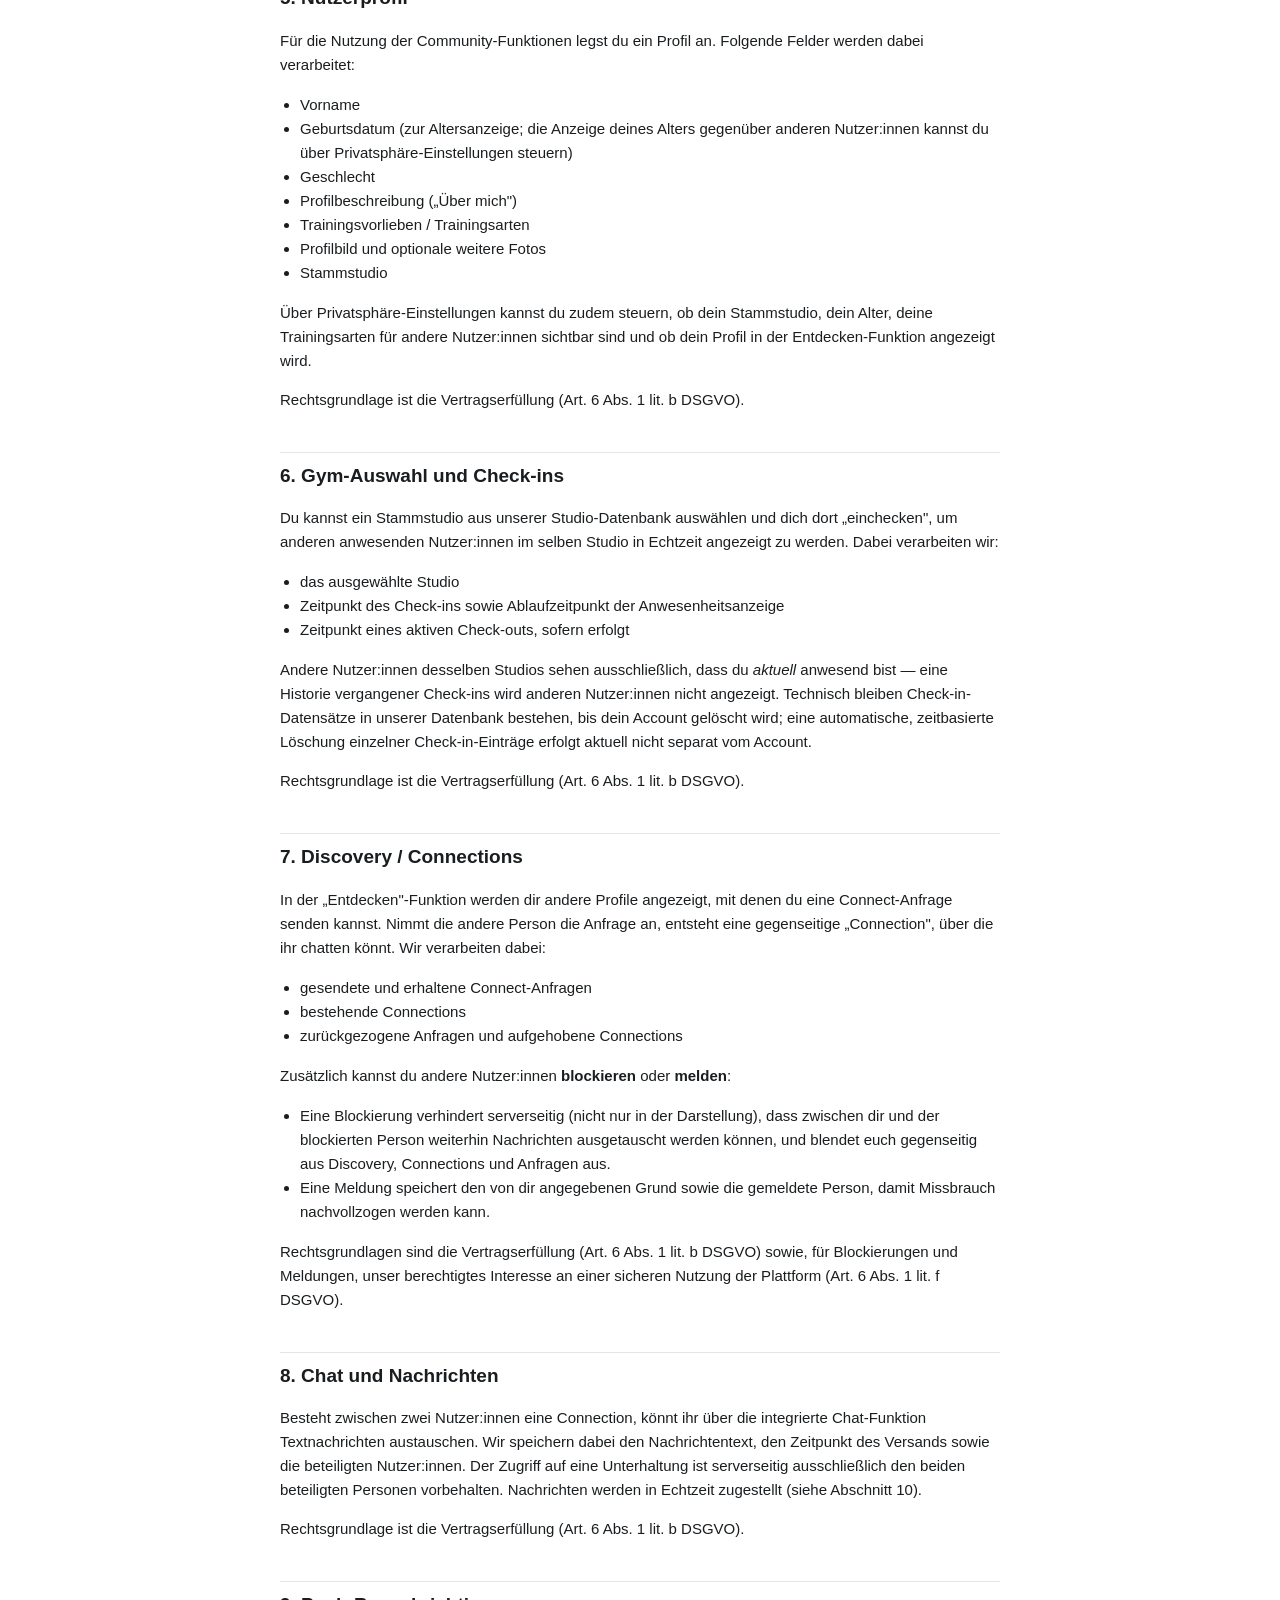
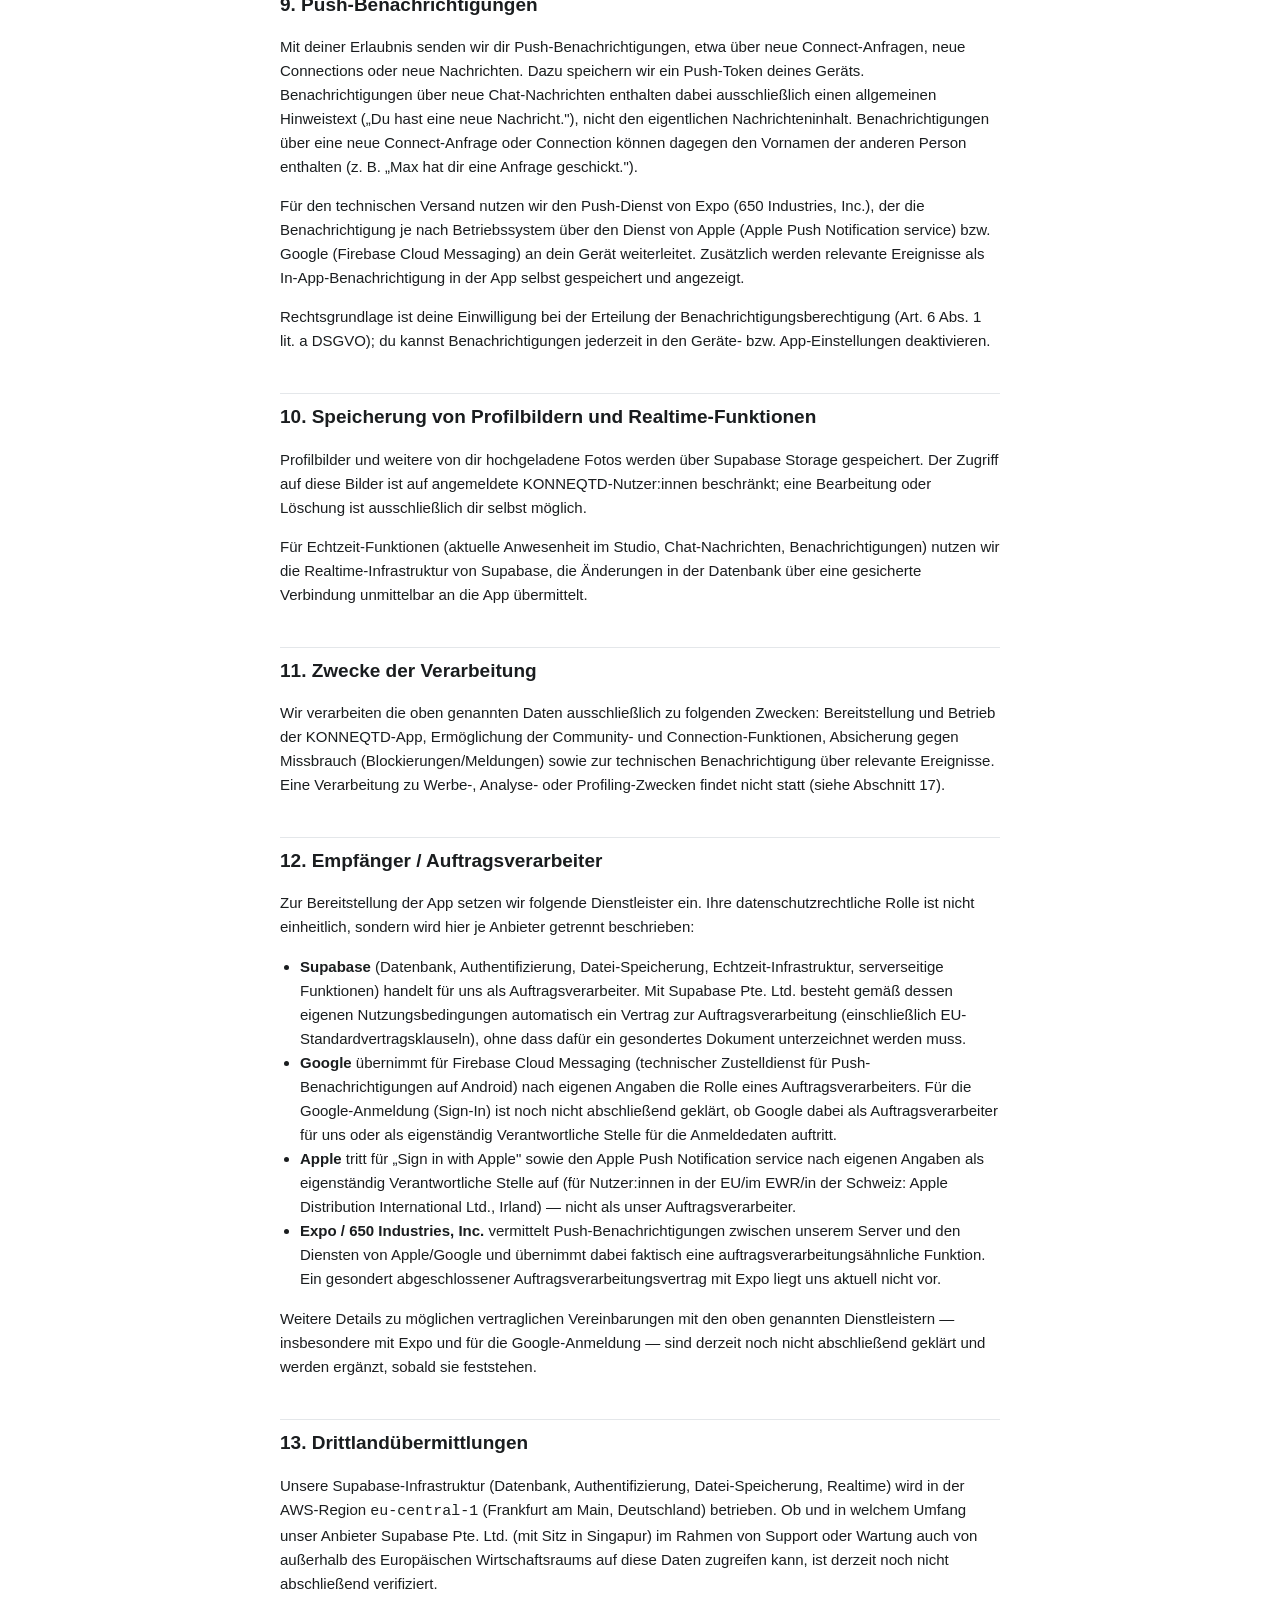
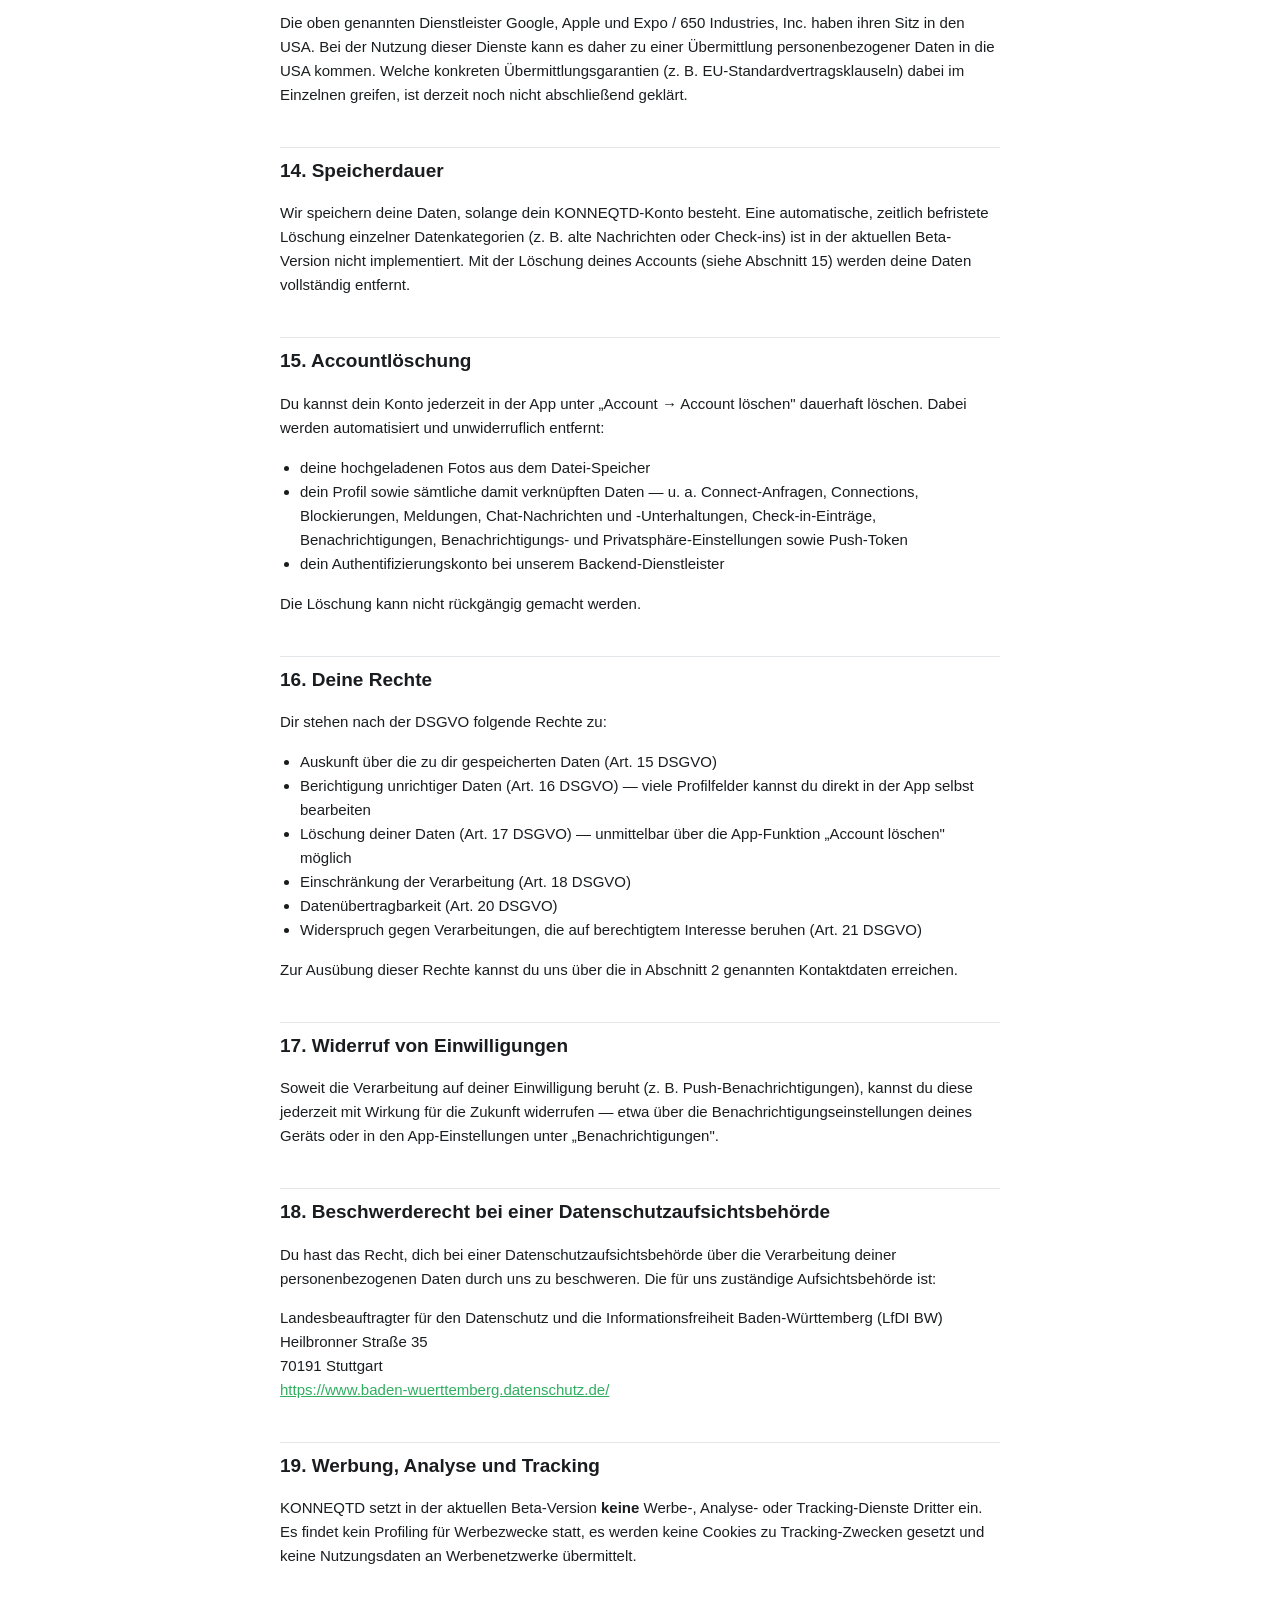
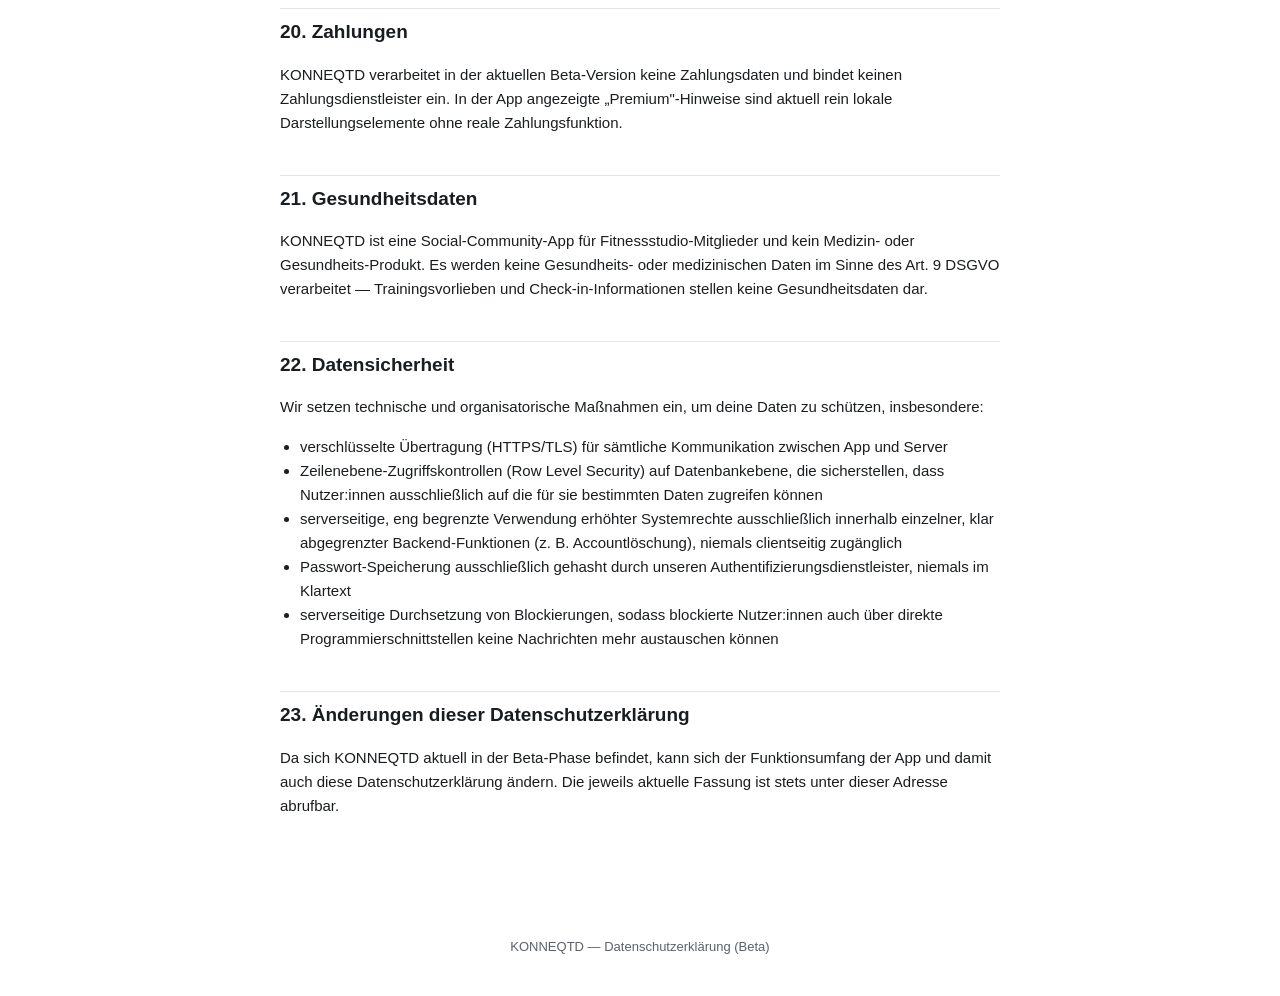
<file: privacy/index.html>
<!doctype html>
<html lang="de">
<head>
<meta charset="utf-8">
<meta name="viewport" content="width=device-width, initial-scale=1">
<link rel="canonical" href="https://konneqtd.com/privacy/">
<link rel="icon" type="image/png" sizes="32x32" href="/favicon-32.png">
<title>Datenschutzerklärung — KONNEQTD</title>
<style>
  :root {
    --brand: #2FAE60;
    --text: #1A1D1F;
    --text-secondary: #5B6168;
    --border: #E4E7EA;
    --bg: #FFFFFF;
    --bg-soft: #F7F9F8;
  }
  * { box-sizing: border-box; }
  body {
    margin: 0;
    background: var(--bg);
    color: var(--text);
    font-family: -apple-system, BlinkMacSystemFont, "Segoe UI", Roboto, Helvetica, Arial, sans-serif;
    line-height: 1.6;
  }
  header {
    padding: 32px 20px 24px;
    border-bottom: 1px solid var(--border);
    background: var(--bg-soft);
  }
  header .brand {
    display: flex;
    align-items: center;
    gap: 10px;
    font-weight: 700;
    font-size: 18px;
    color: var(--text);
  }
  header .brand .dot {
    width: 10px;
    height: 10px;
    border-radius: 50%;
    background: var(--brand);
    flex: none;
  }
  header h1 {
    margin: 16px 0 4px;
    font-size: 26px;
  }
  header .meta {
    color: var(--text-secondary);
    font-size: 14px;
  }
  main {
    max-width: 760px;
    margin: 0 auto;
    padding: 32px 20px 80px;
  }
  h2 {
    font-size: 19px;
    margin-top: 40px;
    margin-bottom: 10px;
    padding-top: 8px;
    border-top: 1px solid var(--border);
  }
  h2:first-of-type { border-top: none; padding-top: 0; }
  h3 {
    font-size: 16px;
    margin-top: 24px;
    margin-bottom: 6px;
  }
  p, li { font-size: 15px; color: var(--text); }
  ul { padding-left: 20px; }
  .placeholder {
    background: #FFF7E6;
    border: 1px solid #F3D98B;
    color: #8A6214;
    padding: 2px 6px;
    border-radius: 4px;
    font-size: 14px;
  }
  .note {
    background: var(--bg-soft);
    border: 1px solid var(--border);
    border-radius: 8px;
    padding: 14px 16px;
    font-size: 14px;
    color: var(--text-secondary);
    margin-top: 32px;
  }
  footer {
    text-align: center;
    color: var(--text-secondary);
    font-size: 13px;
    padding: 24px 20px 40px;
  }
  a { color: var(--brand); }
</style>
</head>
<body>
<header>
  <div class="brand"><span class="dot"></span> KONNEQTD</div>
  <h1>Datenschutzerklärung</h1>
  <div class="meta">Stand: Beta-Version 1.0 · Letzte Aktualisierung: Oktober 2026</div>
</header>

<main>

<p>Diese Datenschutzerklärung informiert dich darüber, welche personenbezogenen Daten bei der Nutzung der KONNEQTD-App (Beta) verarbeitet werden, zu welchen Zwecken dies geschieht und welche Rechte dir dabei zustehen.</p>

<h2>1. Verantwortlicher</h2>
<p>Verantwortlich für die Datenverarbeitung im Sinne der Datenschutz-Grundverordnung (DSGVO) ist:</p>
<p>
  Faysal Dogan<br>
  Geschäftsbezeichnung: <span class="company-suffix">Blockchain Motors</span><br>
  Freiberger Ring 3<br>
  68309 Mannheim<br>
  Deutschland
</p>

<h2>2. Kontakt</h2>
<p>Bei Fragen zum Datenschutz oder zur Ausübung deiner Rechte kannst du uns kontaktieren:</p>
<p>E-Mail: <a href="mailto:konneqtd.app@outlook.com">konneqtd.app@outlook.com</a></p>
<p>In der App selbst ist unter „Einstellungen → Hilfe &amp; Feedback" ein Kontaktweg per E-Mail hinterlegt.</p>

<h2>3. Überblick: Welche personenbezogenen Daten wir verarbeiten</h2>
<p>KONNEQTD ist eine Social-Community-App für Mitglieder von Fitnessstudios. Im Rahmen der Nutzung verarbeiten wir insbesondere:</p>
<ul>
  <li>Account- und Anmeldedaten (E-Mail-Adresse, Authentifizierungsdaten)</li>
  <li>Profildaten (Vorname, Geburtsdatum, Geschlecht, Profiltext, Trainingsvorlieben, Profilfoto)</li>
  <li>Studio-/Check-in-Daten (ausgewähltes Stammstudio, Check-in-Zeitpunkte)</li>
  <li>Daten zu Connect-Anfragen, Connections, Blockierungen und Meldungen</li>
  <li>Discovery-Präferenzen (bevorzugter Altersbereich, Geschlechterpräferenz, Umkreis bzw. Stammstudio-Filter, bevorzugte Trainingsart)</li>
  <li>Chat-Nachrichten zwischen verbundenen Nutzer:innen</li>
  <li>Push-Benachrichtigungs-Token und In-App-Benachrichtigungen</li>
</ul>
<p>Im Folgenden erläutern wir dies im Detail.</p>

<h2>4. Registrierung und Anmeldung</h2>
<p>Für die Nutzung von KONNEQTD ist ein Konto erforderlich. Die Registrierung und Anmeldung erfolgt über unseren Backend-Dienstleister Supabase (Supabase Auth). Du kannst wählen zwischen:</p>
<ul>
  <li><strong>E-Mail und Passwort:</strong> Wir verarbeiten deine E-Mail-Adresse und ein von dir gewähltes Passwort. Passwörter werden ausschließlich durch Supabase Auth nach branchenüblichen Verfahren gehasht gespeichert; KONNEQTD selbst hat zu keinem Zeitpunkt Zugriff auf dein Passwort im Klartext.</li>
  <li><strong>Google-Anmeldung:</strong> Bei Anmeldung über Google (OAuth) erhalten wir von Google deine E-Mail-Adresse und eine eindeutige Kontokennung, um dein KONNEQTD-Konto zuzuordnen oder zu erstellen.</li>
  <li><strong>Apple-Anmeldung (nur iOS):</strong> Bei „Sign in with Apple" erhalten wir von Apple deine E-Mail-Adresse (bzw. eine von Apple bereitgestellte Weiterleitungs-Adresse, falls du dich für „E-Mail verbergen" entscheidest) sowie eine eindeutige Kontokennung. Deinen Namen übermittelt Apple nur bei der allerersten Anmeldung.</li>
</ul>
<p>Rechtsgrundlage ist die Erfüllung des Nutzungsvertrags mit dir (Art. 6 Abs. 1 lit. b DSGVO).</p>

<h2>5. Nutzerprofil</h2>
<p>Für die Nutzung der Community-Funktionen legst du ein Profil an. Folgende Felder werden dabei verarbeitet:</p>
<ul>
  <li>Vorname</li>
  <li>Geburtsdatum (zur Altersanzeige; die Anzeige deines Alters gegenüber anderen Nutzer:innen kannst du über Privatsphäre-Einstellungen steuern)</li>
  <li>Geschlecht</li>
  <li>Profilbeschreibung („Über mich")</li>
  <li>Trainingsvorlieben / Trainingsarten</li>
  <li>Profilbild und optionale weitere Fotos</li>
  <li>Stammstudio</li>
</ul>
<p>Über Privatsphäre-Einstellungen kannst du zudem steuern, ob dein Stammstudio, dein Alter, deine Trainingsarten für andere Nutzer:innen sichtbar sind und ob dein Profil in der Entdecken-Funktion angezeigt wird.</p>
<p>Rechtsgrundlage ist die Vertragserfüllung (Art. 6 Abs. 1 lit. b DSGVO).</p>

<h2>6. Gym-Auswahl und Check-ins</h2>
<p>Du kannst ein Stammstudio aus unserer Studio-Datenbank auswählen und dich dort „einchecken", um anderen anwesenden Nutzer:innen im selben Studio in Echtzeit angezeigt zu werden. Dabei verarbeiten wir:</p>
<ul>
  <li>das ausgewählte Studio</li>
  <li>Zeitpunkt des Check-ins sowie Ablaufzeitpunkt der Anwesenheitsanzeige</li>
  <li>Zeitpunkt eines aktiven Check-outs, sofern erfolgt</li>
</ul>
<p>Andere Nutzer:innen desselben Studios sehen ausschließlich, dass du <em>aktuell</em> anwesend bist — eine Historie vergangener Check-ins wird anderen Nutzer:innen nicht angezeigt. Technisch bleiben Check-in-Datensätze in unserer Datenbank bestehen, bis dein Account gelöscht wird; eine automatische, zeitbasierte Löschung einzelner Check-in-Einträge erfolgt aktuell nicht separat vom Account.</p>
<p>Rechtsgrundlage ist die Vertragserfüllung (Art. 6 Abs. 1 lit. b DSGVO).</p>

<h2>7. Discovery / Connections</h2>
<p>In der „Entdecken"-Funktion werden dir andere Profile angezeigt, mit denen du eine Connect-Anfrage senden kannst. Nimmt die andere Person die Anfrage an, entsteht eine gegenseitige „Connection", über die ihr chatten könnt. Wir verarbeiten dabei:</p>
<ul>
  <li>gesendete und erhaltene Connect-Anfragen</li>
  <li>bestehende Connections</li>
  <li>zurückgezogene Anfragen und aufgehobene Connections</li>
</ul>
<p>Zusätzlich kannst du andere Nutzer:innen <strong>blockieren</strong> oder <strong>melden</strong>:</p>
<ul>
  <li>Eine Blockierung verhindert serverseitig (nicht nur in der Darstellung), dass zwischen dir und der blockierten Person weiterhin Nachrichten ausgetauscht werden können, und blendet euch gegenseitig aus Discovery, Connections und Anfragen aus.</li>
  <li>Eine Meldung speichert den von dir angegebenen Grund sowie die gemeldete Person, damit Missbrauch nachvollzogen werden kann.</li>
</ul>
<p>Rechtsgrundlagen sind die Vertragserfüllung (Art. 6 Abs. 1 lit. b DSGVO) sowie, für Blockierungen und Meldungen, unser berechtigtes Interesse an einer sicheren Nutzung der Plattform (Art. 6 Abs. 1 lit. f DSGVO).</p>

<h2>8. Chat und Nachrichten</h2>
<p>Besteht zwischen zwei Nutzer:innen eine Connection, könnt ihr über die integrierte Chat-Funktion Textnachrichten austauschen. Wir speichern dabei den Nachrichtentext, den Zeitpunkt des Versands sowie die beteiligten Nutzer:innen. Der Zugriff auf eine Unterhaltung ist serverseitig ausschließlich den beiden beteiligten Personen vorbehalten. Nachrichten werden in Echtzeit zugestellt (siehe Abschnitt 10).</p>
<p>Rechtsgrundlage ist die Vertragserfüllung (Art. 6 Abs. 1 lit. b DSGVO).</p>

<h2>9. Push-Benachrichtigungen</h2>
<p>Mit deiner Erlaubnis senden wir dir Push-Benachrichtigungen, etwa über neue Connect-Anfragen, neue Connections oder neue Nachrichten. Dazu speichern wir ein Push-Token deines Geräts. Benachrichtigungen über neue Chat-Nachrichten enthalten dabei ausschließlich einen allgemeinen Hinweistext („Du hast eine neue Nachricht."), nicht den eigentlichen Nachrichteninhalt. Benachrichtigungen über eine neue Connect-Anfrage oder Connection können dagegen den Vornamen der anderen Person enthalten (z. B. „Max hat dir eine Anfrage geschickt.").</p>
<p>Für den technischen Versand nutzen wir den Push-Dienst von Expo (650 Industries, Inc.), der die Benachrichtigung je nach Betriebssystem über den Dienst von Apple (Apple Push Notification service) bzw. Google (Firebase Cloud Messaging) an dein Gerät weiterleitet. Zusätzlich werden relevante Ereignisse als In-App-Benachrichtigung in der App selbst gespeichert und angezeigt.</p>
<p>Rechtsgrundlage ist deine Einwilligung bei der Erteilung der Benachrichtigungsberechtigung (Art. 6 Abs. 1 lit. a DSGVO); du kannst Benachrichtigungen jederzeit in den Geräte- bzw. App-Einstellungen deaktivieren.</p>

<h2>10. Speicherung von Profilbildern und Realtime-Funktionen</h2>
<p>Profilbilder und weitere von dir hochgeladene Fotos werden über Supabase Storage gespeichert. Der Zugriff auf diese Bilder ist auf angemeldete KONNEQTD-Nutzer:innen beschränkt; eine Bearbeitung oder Löschung ist ausschließlich dir selbst möglich.</p>
<p>Für Echtzeit-Funktionen (aktuelle Anwesenheit im Studio, Chat-Nachrichten, Benachrichtigungen) nutzen wir die Realtime-Infrastruktur von Supabase, die Änderungen in der Datenbank über eine gesicherte Verbindung unmittelbar an die App übermittelt.</p>

<h2>11. Zwecke der Verarbeitung</h2>
<p>Wir verarbeiten die oben genannten Daten ausschließlich zu folgenden Zwecken: Bereitstellung und Betrieb der KONNEQTD-App, Ermöglichung der Community- und Connection-Funktionen, Absicherung gegen Missbrauch (Blockierungen/Meldungen) sowie zur technischen Benachrichtigung über relevante Ereignisse. Eine Verarbeitung zu Werbe-, Analyse- oder Profiling-Zwecken findet nicht statt (siehe Abschnitt 17).</p>

<h2>12. Empfänger / Auftragsverarbeiter</h2>
<p>Zur Bereitstellung der App setzen wir folgende Dienstleister ein. Ihre datenschutzrechtliche Rolle ist nicht einheitlich, sondern wird hier je Anbieter getrennt beschrieben:</p>
<ul>
  <li><strong>Supabase</strong> (Datenbank, Authentifizierung, Datei-Speicherung, Echtzeit-Infrastruktur, serverseitige Funktionen) handelt für uns als Auftragsverarbeiter. Mit Supabase Pte. Ltd. besteht gemäß dessen eigenen Nutzungsbedingungen automatisch ein Vertrag zur Auftragsverarbeitung (einschließlich EU-Standardvertragsklauseln), ohne dass dafür ein gesondertes Dokument unterzeichnet werden muss.</li>
  <li><strong>Google</strong> übernimmt für Firebase Cloud Messaging (technischer Zustelldienst für Push-Benachrichtigungen auf Android) nach eigenen Angaben die Rolle eines Auftragsverarbeiters. Für die Google-Anmeldung (Sign-In) ist noch nicht abschließend geklärt, ob Google dabei als Auftragsverarbeiter für uns oder als eigenständig Verantwortliche Stelle für die Anmeldedaten auftritt.</li>
  <li><strong>Apple</strong> tritt für „Sign in with Apple" sowie den Apple Push Notification service nach eigenen Angaben als eigenständig Verantwortliche Stelle auf (für Nutzer:innen in der EU/im EWR/in der Schweiz: Apple Distribution International Ltd., Irland) — nicht als unser Auftragsverarbeiter.</li>
  <li><strong>Expo / 650 Industries, Inc.</strong> vermittelt Push-Benachrichtigungen zwischen unserem Server und den Diensten von Apple/Google und übernimmt dabei faktisch eine auftragsverarbeitungsähnliche Funktion. Ein gesondert abgeschlossener Auftragsverarbeitungsvertrag mit Expo liegt uns aktuell nicht vor.</li>
</ul>
<p>Weitere Details zu möglichen vertraglichen Vereinbarungen mit den oben genannten Dienstleistern — insbesondere mit Expo und für die Google-Anmeldung — sind derzeit noch nicht abschließend geklärt und werden ergänzt, sobald sie feststehen.</p>

<h2>13. Drittlandübermittlungen</h2>
<p>Unsere Supabase-Infrastruktur (Datenbank, Authentifizierung, Datei-Speicherung, Realtime) wird in der AWS-Region <code>eu-central-1</code> (Frankfurt am Main, Deutschland) betrieben. Ob und in welchem Umfang unser Anbieter Supabase Pte. Ltd. (mit Sitz in Singapur) im Rahmen von Support oder Wartung auch von außerhalb des Europäischen Wirtschaftsraums auf diese Daten zugreifen kann, ist derzeit noch nicht abschließend verifiziert.</p>
<p>Die oben genannten Dienstleister Google, Apple und Expo / 650 Industries, Inc. haben ihren Sitz in den USA. Bei der Nutzung dieser Dienste kann es daher zu einer Übermittlung personenbezogener Daten in die USA kommen. Welche konkreten Übermittlungsgarantien (z. B. EU-Standardvertragsklauseln) dabei im Einzelnen greifen, ist derzeit noch nicht abschließend geklärt.</p>

<h2>14. Speicherdauer</h2>
<p>Wir speichern deine Daten, solange dein KONNEQTD-Konto besteht. Eine automatische, zeitlich befristete Löschung einzelner Datenkategorien (z. B. alte Nachrichten oder Check-ins) ist in der aktuellen Beta-Version nicht implementiert. Mit der Löschung deines Accounts (siehe Abschnitt 15) werden deine Daten vollständig entfernt.</p>

<h2>15. Accountlöschung</h2>
<p>Du kannst dein Konto jederzeit in der App unter „Account → Account löschen" dauerhaft löschen. Dabei werden automatisiert und unwiderruflich entfernt:</p>
<ul>
  <li>deine hochgeladenen Fotos aus dem Datei-Speicher</li>
  <li>dein Profil sowie sämtliche damit verknüpften Daten — u. a. Connect-Anfragen, Connections, Blockierungen, Meldungen, Chat-Nachrichten und -Unterhaltungen, Check-in-Einträge, Benachrichtigungen, Benachrichtigungs- und Privatsphäre-Einstellungen sowie Push-Token</li>
  <li>dein Authentifizierungskonto bei unserem Backend-Dienstleister</li>
</ul>
<p>Die Löschung kann nicht rückgängig gemacht werden.</p>

<h2>16. Deine Rechte</h2>
<p>Dir stehen nach der DSGVO folgende Rechte zu:</p>
<ul>
  <li>Auskunft über die zu dir gespeicherten Daten (Art. 15 DSGVO)</li>
  <li>Berichtigung unrichtiger Daten (Art. 16 DSGVO) — viele Profilfelder kannst du direkt in der App selbst bearbeiten</li>
  <li>Löschung deiner Daten (Art. 17 DSGVO) — unmittelbar über die App-Funktion „Account löschen" möglich</li>
  <li>Einschränkung der Verarbeitung (Art. 18 DSGVO)</li>
  <li>Datenübertragbarkeit (Art. 20 DSGVO)</li>
  <li>Widerspruch gegen Verarbeitungen, die auf berechtigtem Interesse beruhen (Art. 21 DSGVO)</li>
</ul>
<p>Zur Ausübung dieser Rechte kannst du uns über die in Abschnitt 2 genannten Kontaktdaten erreichen.</p>

<h2>17. Widerruf von Einwilligungen</h2>
<p>Soweit die Verarbeitung auf deiner Einwilligung beruht (z. B. Push-Benachrichtigungen), kannst du diese jederzeit mit Wirkung für die Zukunft widerrufen — etwa über die Benachrichtigungseinstellungen deines Geräts oder in den App-Einstellungen unter „Benachrichtigungen".</p>

<h2>18. Beschwerderecht bei einer Datenschutzaufsichtsbehörde</h2>
<p>Du hast das Recht, dich bei einer Datenschutzaufsichtsbehörde über die Verarbeitung deiner personenbezogenen Daten durch uns zu beschweren. Die für uns zuständige Aufsichtsbehörde ist:</p>
<p>
  Landesbeauftragter für den Datenschutz und die Informationsfreiheit Baden-Württemberg (LfDI BW)<br>
  Heilbronner Straße 35<br>
  70191 Stuttgart<br>
  <a href="https://www.baden-wuerttemberg.datenschutz.de/">https://www.baden-wuerttemberg.datenschutz.de/</a>
</p>

<h2>19. Werbung, Analyse und Tracking</h2>
<p>KONNEQTD setzt in der aktuellen Beta-Version <strong>keine</strong> Werbe-, Analyse- oder Tracking-Dienste Dritter ein. Es findet kein Profiling für Werbezwecke statt, es werden keine Cookies zu Tracking-Zwecken gesetzt und keine Nutzungsdaten an Werbenetzwerke übermittelt.</p>

<h2>20. Zahlungen</h2>
<p>KONNEQTD verarbeitet in der aktuellen Beta-Version keine Zahlungsdaten und bindet keinen Zahlungsdienstleister ein. In der App angezeigte „Premium"-Hinweise sind aktuell rein lokale Darstellungselemente ohne reale Zahlungsfunktion.</p>

<h2>21. Gesundheitsdaten</h2>
<p>KONNEQTD ist eine Social-Community-App für Fitnessstudio-Mitglieder und kein Medizin- oder Gesundheits-Produkt. Es werden keine Gesundheits- oder medizinischen Daten im Sinne des Art. 9 DSGVO verarbeitet — Trainingsvorlieben und Check-in-Informationen stellen keine Gesundheitsdaten dar.</p>

<h2>22. Datensicherheit</h2>
<p>Wir setzen technische und organisatorische Maßnahmen ein, um deine Daten zu schützen, insbesondere:</p>
<ul>
  <li>verschlüsselte Übertragung (HTTPS/TLS) für sämtliche Kommunikation zwischen App und Server</li>
  <li>Zeilenebene-Zugriffskontrollen (Row Level Security) auf Datenbankebene, die sicherstellen, dass Nutzer:innen ausschließlich auf die für sie bestimmten Daten zugreifen können</li>
  <li>serverseitige, eng begrenzte Verwendung erhöhter Systemrechte ausschließlich innerhalb einzelner, klar abgegrenzter Backend-Funktionen (z. B. Accountlöschung), niemals clientseitig zugänglich</li>
  <li>Passwort-Speicherung ausschließlich gehasht durch unseren Authentifizierungsdienstleister, niemals im Klartext</li>
  <li>serverseitige Durchsetzung von Blockierungen, sodass blockierte Nutzer:innen auch über direkte Programmierschnittstellen keine Nachrichten mehr austauschen können</li>
</ul>

<h2>23. Änderungen dieser Datenschutzerklärung</h2>
<p>Da sich KONNEQTD aktuell in der Beta-Phase befindet, kann sich der Funktionsumfang der App und damit auch diese Datenschutzerklärung ändern. Die jeweils aktuelle Fassung ist stets unter dieser Adresse abrufbar.</p>

</main>

<footer>
  KONNEQTD — Datenschutzerklärung (Beta)
</footer>
</body>
</html>
</file>
<file: assets/css/styles.css>
/* Lokal gehostete Schriften (variable Fonts, latin-Subset, SIL Open Font License – siehe assets/fonts/) */
@font-face {
  font-family: "Inter";
  font-style: normal;
  font-weight: 400 600;
  font-display: swap;
  src: url("../fonts/inter-latin.woff2") format("woff2");
}
@font-face {
  font-family: "Manrope";
  font-style: normal;
  font-weight: 700 800;
  font-display: swap;
  src: url("../fonts/manrope-latin.woff2") format("woff2");
}

:root {
  --bg: #0A0B0D;
  --surface: #121418;
  --border: #23262C;
  --border-strong: #2A2D33;
  --text: #E8EAED;
  --text-strong: #FFFFFF;
  --muted: #A6ABB3;
  --lead: #B4B9C1;
  --accent: #3CF29A;
  --accent-ink: #0A0B0D;
  --font-body: Inter, system-ui, -apple-system, "Segoe UI", Roboto, sans-serif;
  --font-display: Manrope, Inter, system-ui, sans-serif;
  --container: 1200px;
  --gutter: 24px;
}

*,
*::before,
*::after { box-sizing: border-box; }

html { scroll-behavior: smooth; -webkit-text-size-adjust: 100%; }
@media (prefers-reduced-motion: reduce) { html { scroll-behavior: auto; } }

body {
  margin: 0;
  background: var(--bg);
  color: var(--text);
  font-family: var(--font-body);
  line-height: 1.5;
  overflow-x: hidden;
  -webkit-font-smoothing: antialiased;
}

img { max-width: 100%; display: block; }
h1, h2, p { margin: 0; }
ul { margin: 0; padding: 0; list-style: none; }

a { color: var(--text); text-decoration: none; }
a:hover { color: var(--text-strong); }
:focus-visible { outline: 2px solid var(--accent); outline-offset: 3px; border-radius: 6px; }

.accent { color: var(--accent); }

.container {
  width: 100%;
  max-width: var(--container);
  margin-inline: auto;
  padding-inline: var(--gutter);
}

.skip-link {
  position: absolute;
  left: 16px;
  top: -60px;
  z-index: 10;
  padding: 12px 16px;
  border-radius: 10px;
  background: var(--accent);
  color: var(--accent-ink);
  font-weight: 600;
}
.skip-link:focus { top: 16px; color: var(--accent-ink); }

/* ---------- Hero ---------- */
.hero {
  background-image:
    radial-gradient(ellipse 45% 55% at 72% 62%, rgba(60, 242, 154, .22), rgba(60, 242, 154, 0) 70%),
    linear-gradient(180deg, rgba(10, 11, 13, .70) 0%, rgba(10, 11, 13, .88) 65%, var(--bg) 100%),
    url("../img/gym-background.webp");
  background-size: cover;
  background-position: center;
}

.nav {
  display: flex;
  align-items: center;
  justify-content: space-between;
  gap: 16px;
  padding-block: 28px;
}

.brand {
  display: inline-flex;
  align-items: center;
  gap: 12px;
  color: var(--text-strong);
}
.brand img { height: 42px; width: auto; }
.wordmark {
  font-family: var(--font-display);
  font-weight: 800;
  font-size: 26px;
  letter-spacing: 0.03em;
  text-transform: uppercase;
}

.nav-links { display: flex; gap: 32px; font-size: 15px; font-weight: 500; }
.nav-links a { display: inline-block; padding-block: 12px; }

.hero-inner {
  display: grid;
  grid-template-columns: minmax(0, 1fr) minmax(0, 1fr);
  align-items: center;
  gap: 48px;
  padding-top: 40px;
  padding-bottom: 72px;
}

.hero-copy { display: flex; flex-direction: column; gap: 28px; }

.pill {
  align-self: flex-start;
  padding: 8px 18px;
  border-radius: 999px;
  border: 1.5px solid var(--accent);
  background: rgba(60, 242, 154, .08);
  color: var(--accent);
  font-size: 15px;
  font-weight: 600;
}

h1 {
  font-family: var(--font-display);
  font-weight: 800;
  font-size: clamp(42px, 6.4vw, 84px);
  line-height: 1;
  letter-spacing: -0.04em;
  color: var(--text-strong);
}

.lead { max-width: 500px; font-size: 19px; line-height: 1.6; color: var(--lead); }

.store-buttons { display: flex; flex-wrap: wrap; gap: 14px; }

.store-btn {
  display: inline-flex;
  align-items: center;
  gap: 12px;
  min-height: 64px;
  padding: 10px 24px 10px 20px;
  border-radius: 14px;
  background: #000;
  border: 1.5px solid rgba(255, 255, 255, .85);
  color: #fff;
  transition: transform .15s ease, border-color .15s ease;
}
.store-btn:hover { color: #fff; border-color: #fff; transform: translateY(-1px); }
.store-btn--solid { border-color: #000; }
.store-btn--solid:hover { border-color: #000; }
@media (prefers-reduced-motion: reduce) { .store-btn { transition: none; } .store-btn:hover { transform: none; } }

.store-text { display: flex; flex-direction: column; line-height: 1.1; }
.store-small { font-size: 12px; font-weight: 500; }
.store-big { font-family: var(--font-display); font-size: 21px; font-weight: 700; }

.free-note { display: flex; align-items: center; gap: 10px; font-size: 16px; color: #C9CDD3; }
.free-note svg { color: var(--accent); flex-shrink: 0; }

.hero-phones {
  position: relative;
  width: 100%;
  max-width: 540px;
  aspect-ratio: 1 / 1.12;
  justify-self: center;
}
.hero-phones img { position: absolute; height: auto; }
.phone-back { right: -2%; top: 7%; width: 58%; }
.phone-front { left: 0; top: 0; width: 62%; }

/* ---------- Features ---------- */
.features {
  display: grid;
  grid-template-columns: repeat(3, minmax(0, 1fr));
  padding-top: 56px;
  padding-bottom: 88px;
}

.feature {
  display: flex;
  flex-direction: column;
  align-items: center;
  gap: 14px;
  padding-inline: 32px;
  text-align: center;
}
.feature + .feature { border-left: 1px solid var(--border); }

.feature-icon {
  display: flex;
  align-items: center;
  justify-content: center;
  width: 64px;
  height: 64px;
  margin-bottom: 8px;
  border-radius: 16px;
  border: 1.5px solid var(--accent);
  color: var(--accent);
}

.feature h2 { font-family: var(--font-display); font-weight: 700; font-size: 22px; color: var(--text-strong); }
.feature p { max-width: 300px; font-size: 16px; line-height: 1.55; color: var(--muted); }

/* ---------- Screenshot band ---------- */
.band {
  height: clamp(220px, 36vw, 500px);
  overflow: hidden;
  border-bottom: 1px solid rgba(60, 242, 154, .45);
  background:
    radial-gradient(ellipse 60% 70% at 50% 100%, rgba(60, 242, 154, .35), rgba(60, 242, 154, 0) 70%),
    var(--bg);
}

.band-inner {
  display: flex;
  justify-content: center;
  align-items: flex-start;
  gap: 1%;
  max-width: 1100px;
  height: 100%;
  margin-inline: auto;
  padding: clamp(20px, 3vw, 40px) var(--gutter) 0;
}
.band-side { width: 33%; max-width: 360px; height: auto; margin-top: 6%; }
.band-center { width: 35%; max-width: 370px; height: auto; }

/* ---------- FAQ ---------- */
.faq {
  display: grid;
  grid-template-columns: minmax(0, 1fr) minmax(0, 1.75fr);
  gap: 48px;
  padding-top: 88px;
  padding-bottom: 88px;
}

.faq-head { display: flex; flex-direction: column; gap: 12px; }
.faq-head h2 {
  font-family: var(--font-display);
  font-weight: 800;
  font-size: clamp(44px, 5vw, 64px);
  line-height: 1;
  letter-spacing: -0.04em;
  color: var(--text-strong);
}
.faq-head p { font-size: 18px; color: var(--muted); }

.faq-list { display: flex; flex-direction: column; gap: 12px; }

.faq-list details {
  border: 1px solid var(--border-strong);
  border-radius: 14px;
  background: var(--surface);
}

.faq-list summary {
  display: flex;
  align-items: center;
  justify-content: space-between;
  gap: 16px;
  min-height: 56px;
  padding: 16px 20px;
  cursor: pointer;
  list-style: none;
  font-size: 17px;
  font-weight: 500;
  color: var(--text-strong);
  border-radius: 14px;
}
.faq-list summary::-webkit-details-marker { display: none; }

/* plus / minus icon */
.faq-list summary::after {
  content: "";
  flex-shrink: 0;
  width: 20px;
  height: 20px;
  background:
    linear-gradient(currentColor, currentColor) center / 14px 2px no-repeat,
    linear-gradient(currentColor, currentColor) center / 2px 14px no-repeat;
}
.faq-list details[open] summary::after {
  color: var(--accent);
  background: linear-gradient(currentColor, currentColor) center / 14px 2px no-repeat;
}

.faq-list details p { padding: 0 20px 20px; font-size: 16px; line-height: 1.6; color: var(--muted); }

/* ---------- Download banner ---------- */
.cta-wrap { padding-bottom: 64px; scroll-margin-top: 24px; }

.cta {
  display: flex;
  flex-wrap: wrap;
  align-items: center;
  justify-content: space-between;
  gap: 28px;
  padding: 36px clamp(24px, 4vw, 48px);
  border-radius: 28px;
  background: var(--accent);
}
.cta h2 {
  flex: 1 1 380px;
  min-width: 0;
  font-family: var(--font-display);
  font-weight: 800;
  font-size: clamp(26px, 2.8vw, 34px);
  line-height: 1.15;
  letter-spacing: -0.02em;
  color: var(--accent-ink);
}

/* ---------- Download-Seite: Hinweis ohne gültige Store-Links ---------- */
.store-notice {
  display: none;
  max-width: 440px;
  padding: 20px 24px;
  border: 1px solid var(--border-strong);
  border-radius: 14px;
  background: var(--surface);
}
.stores-pending .store-notice { display: block; }
.store-notice h2 {
  margin-bottom: 8px;
  font-family: var(--font-display);
  font-weight: 700;
  font-size: 20px;
  color: var(--text-strong);
}
.store-notice p { font-size: 16px; line-height: 1.55; color: var(--muted); }

/* ---------- Footer ---------- */
.footer {
  display: flex;
  flex-wrap: wrap;
  align-items: center;
  justify-content: space-between;
  gap: 20px;
  padding-top: 8px;
  padding-bottom: 40px;
}
.brand--small { gap: 10px; }
.brand--small img { height: 34px; }
.brand--small .wordmark { font-size: 21px; }
.footer-links { display: flex; flex-wrap: wrap; gap: 32px; font-size: 15px; }
.footer-links a { display: inline-block; padding-block: 12px; color: var(--muted); }
.footer-links a:hover { color: var(--text-strong); }

/* ---------- Tablet ---------- */
@media (max-width: 959px) {
  .hero-inner { grid-template-columns: minmax(0, 1fr); gap: 40px; padding-top: 24px; padding-bottom: 56px; }
  .hero-phones { max-width: 460px; }
  .features { grid-template-columns: minmax(0, 1fr); row-gap: 0; padding-top: 32px; padding-bottom: 64px; }
  .feature { padding: 32px 8px; }
  .feature + .feature { border-left: 0; border-top: 1px solid var(--border); }
  .faq { grid-template-columns: minmax(0, 1fr); gap: 28px; padding-top: 64px; padding-bottom: 64px; }
}

/* ---------- Mobile ---------- */
@media (max-width: 599px) {
  :root { --gutter: 16px; }
  .nav { padding-block: 16px; }
  .brand img { height: 34px; }
  .wordmark { font-size: 20px; }
  .nav-links { gap: 18px; font-size: 14px; }
  .hero-copy { gap: 22px; }
  .pill { font-size: 13px; padding: 6px 14px; }
  .lead { font-size: 17px; }
  .store-buttons { gap: 10px; }
  .store-btn { flex: 1 1 140px; justify-content: center; min-height: 56px; padding: 8px 12px; gap: 8px; }
  .store-btn svg { width: 22px; height: 22px; }
  .store-big { font-size: 17px; white-space: nowrap; }
  .hero-inner { padding-bottom: 24px; }
  .hero-phones { max-width: 360px; }
  .band { height: 270px; }
  .band-inner { gap: 0; padding-inline: 0; }
  .band-side { width: 38%; flex-shrink: 0; }
  .band-center { width: 44%; flex-shrink: 0; }
  .feature h2 { font-size: 20px; }
  .faq-list summary { font-size: 16px; padding: 14px 16px; }
  .faq-list details p { padding: 0 16px 16px; font-size: 15px; }
  .cta-wrap { padding-bottom: 48px; }
  .cta { padding: 28px 20px; border-radius: 22px; }
  .cta .store-buttons { width: 100%; }
  .footer { flex-direction: column; align-items: flex-start; gap: 8px; }
  .footer-links { gap: 24px; }
}
</file>
